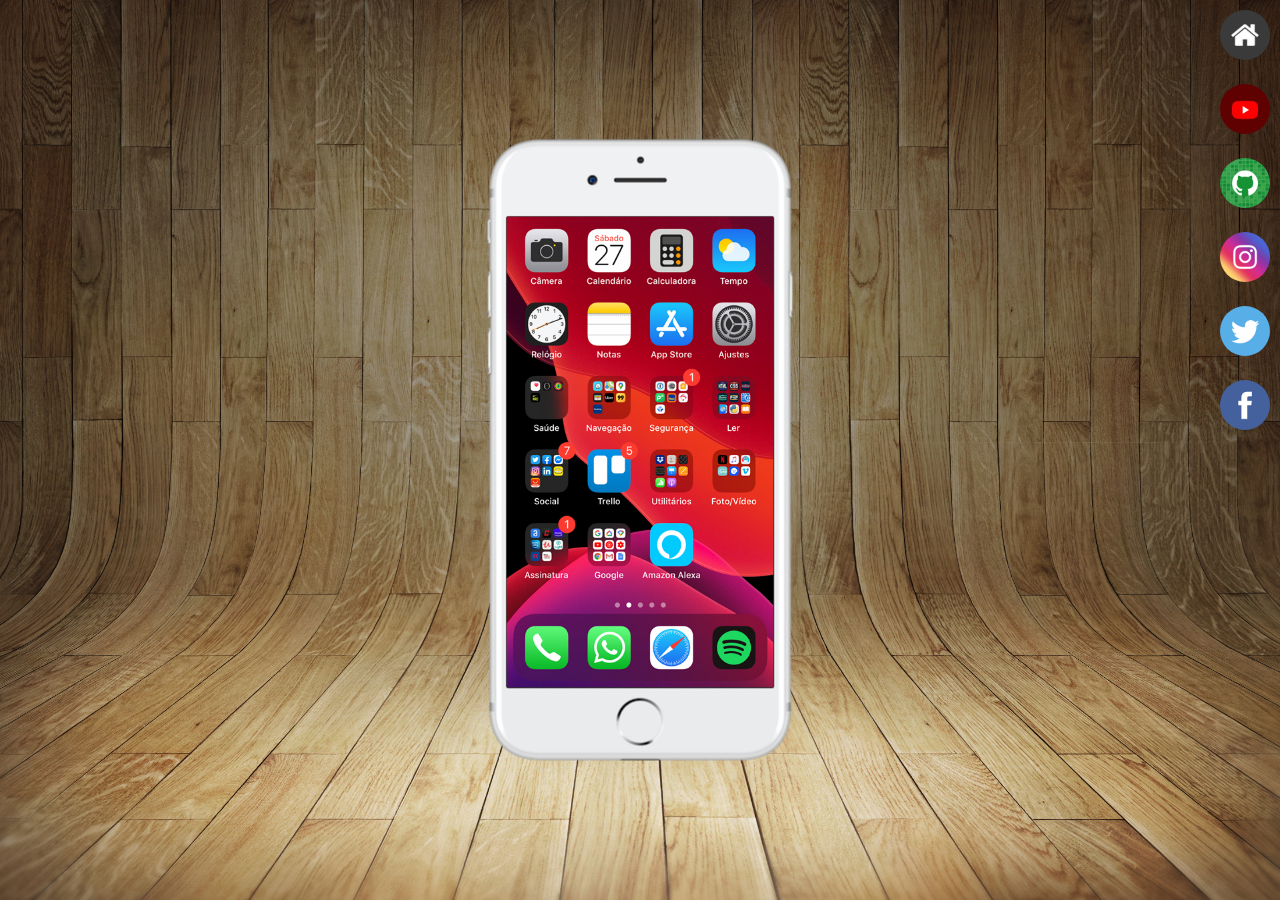
<file: index.html>
<!DOCTYPE html>
<html lang="en">
<head>
    <meta charset="UTF-8">
    <meta name="viewport" content="width=device-width, initial-scale=1.0">
    <link rel="shortcut icon" href="favicon.ico" type="image/x-icon">
    <title>Projeto Redes Sociais</title>
    <link rel="stylesheet" href="estilos/style.css">
</head>
<body>
    <main>
        <section id="telefone">
            <iframe src="home.html" name="tela" id="tela" frameborder="0">
                Seu navegador não é compatível com isso.
            </iframe>
        </section>
        <section id="redes-sociais">
            <a href="home.html " target="tela"><img src="imagens/logo-home.jpg" alt="Home"></a><br>
            <a href="youtube.html" target="tela"><img src="imagens/logo-youtube.jpg" alt="Youtube"></a><br>
            <a href="github.html" target="tela"><img src="imagens/logo-github.jpg" alt="GitHub"></a><br>
            <a href="instagram.html" target="tela"><img src="imagens/logo-instagram.jpg" alt="Instagram"></a><br>
            <a href="twitter.html" target="tela"><img src="imagens/logo-twitter.jpg" alt="Twitter"></a><br>
            <a href="facebook.html" target="tela"><img src="imagens/logo-facebook.jpg" alt="Facebook"></a>
        </section>
    </main>
</body>
</html>
</file>
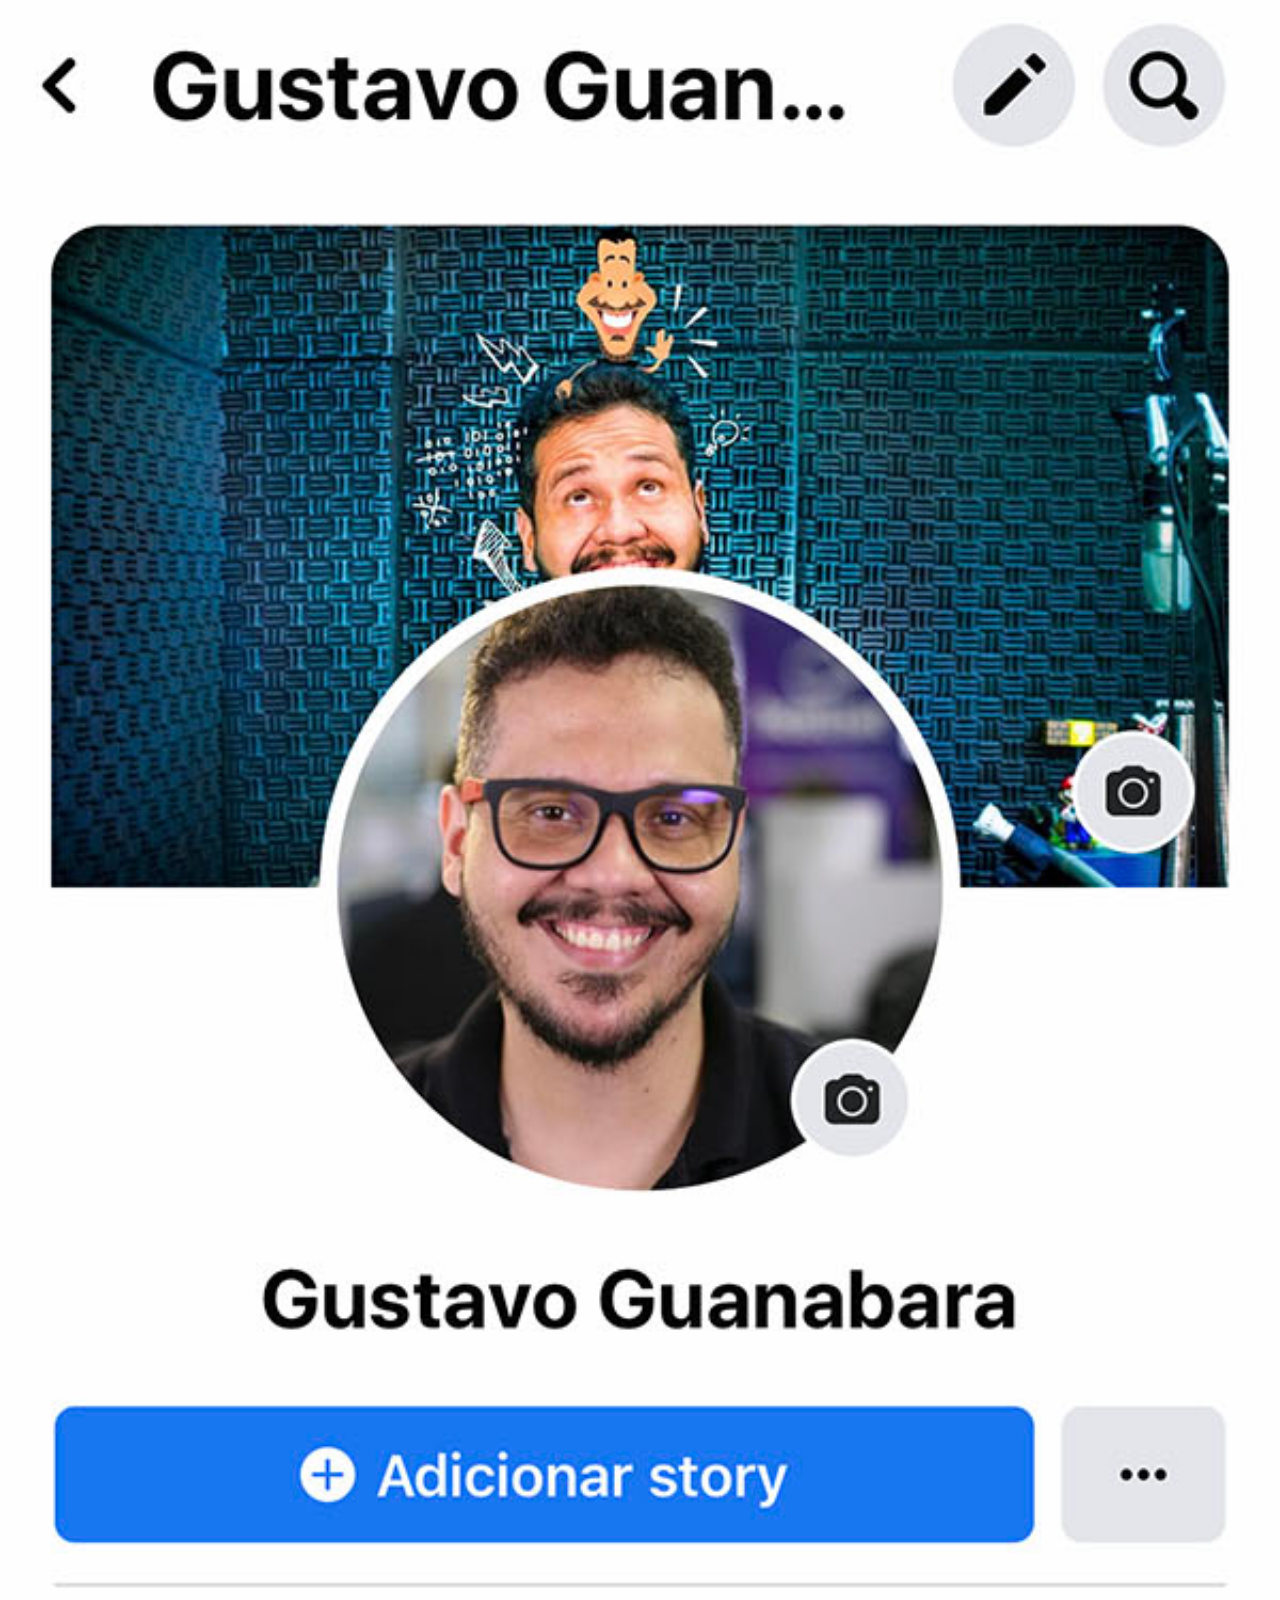
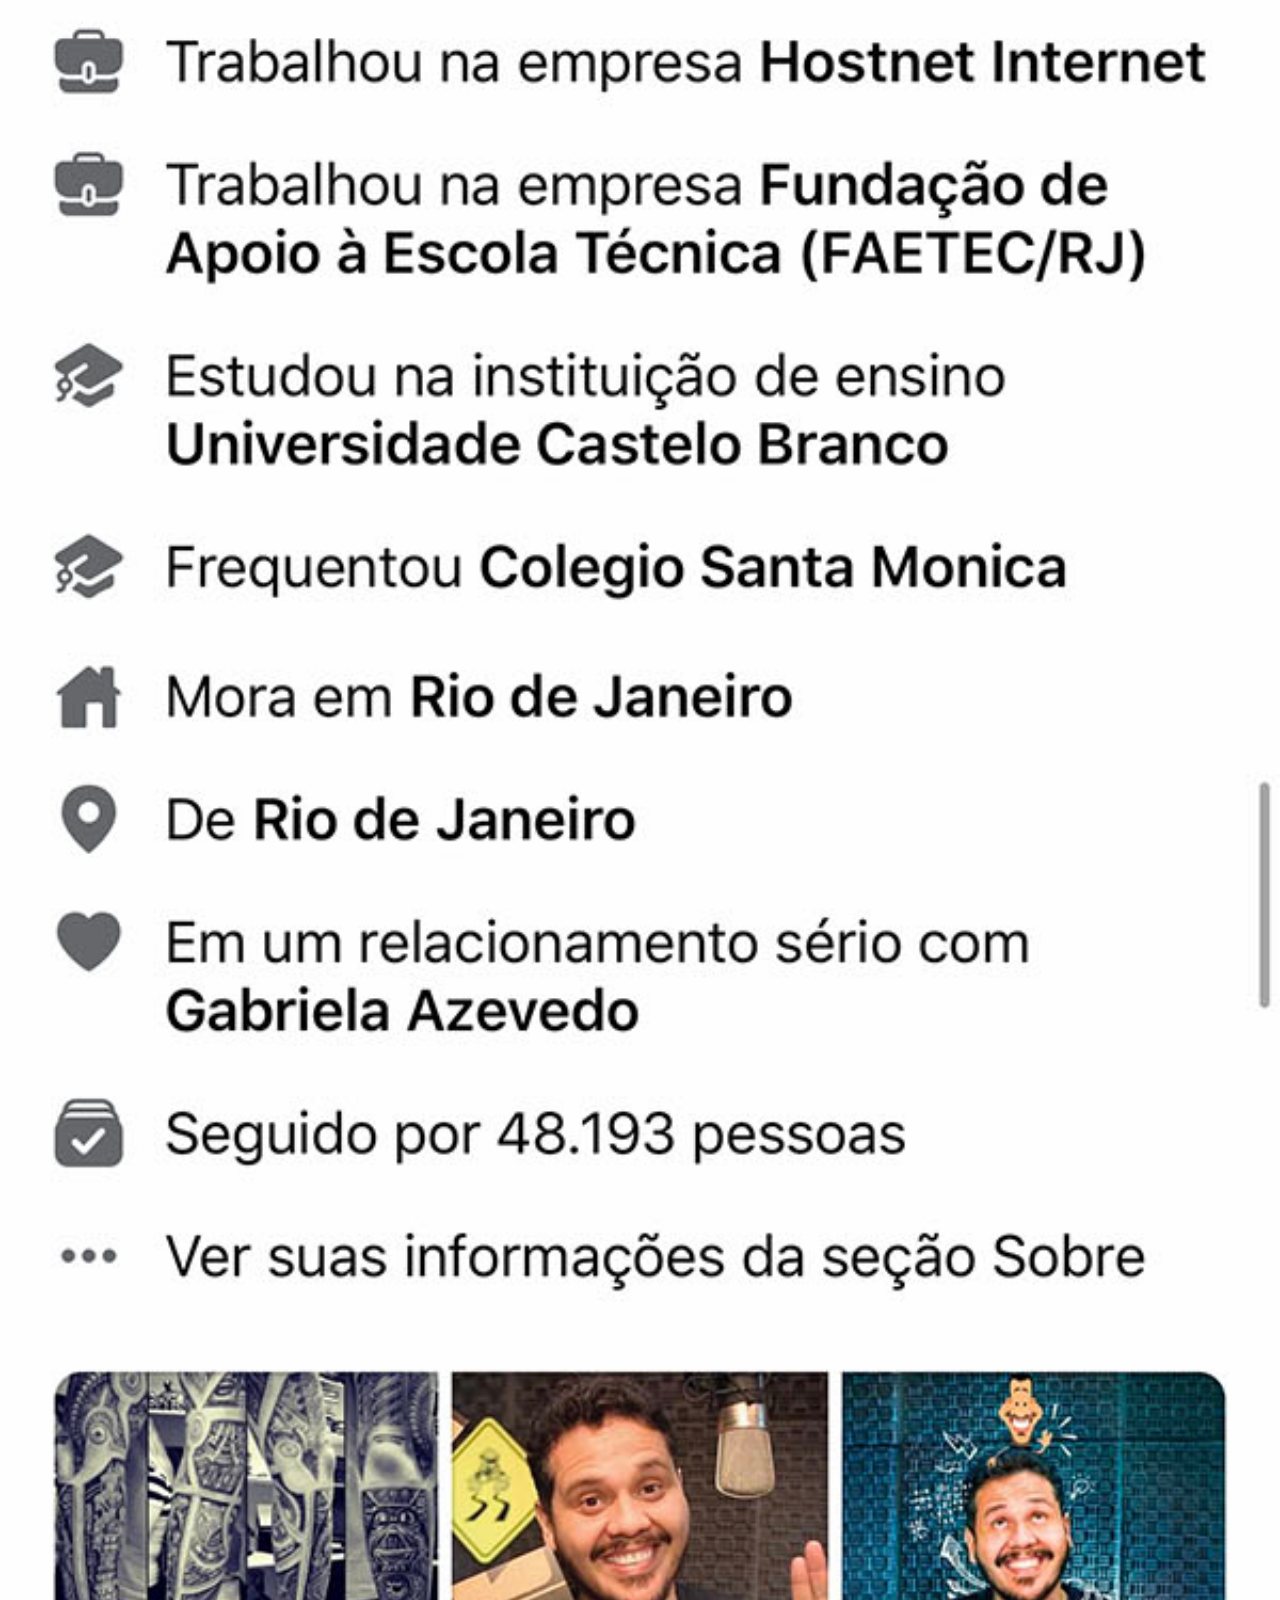
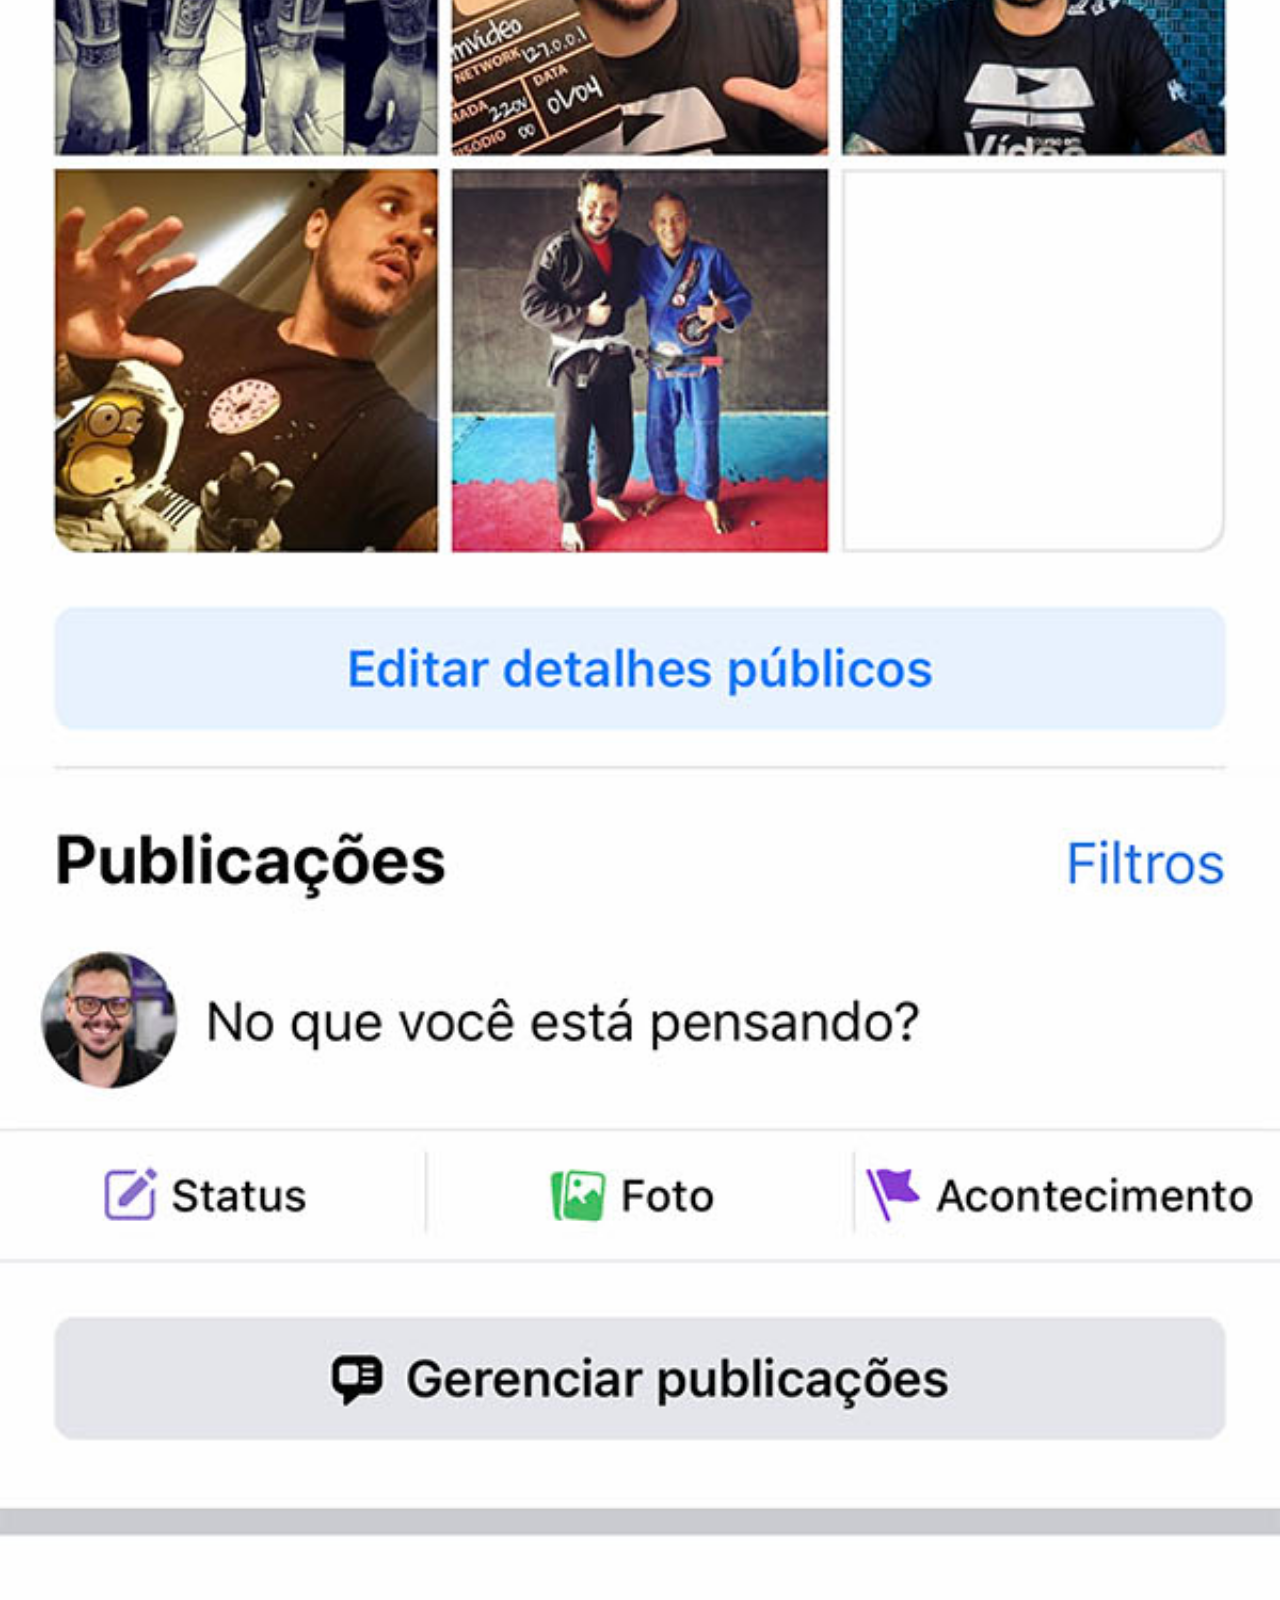
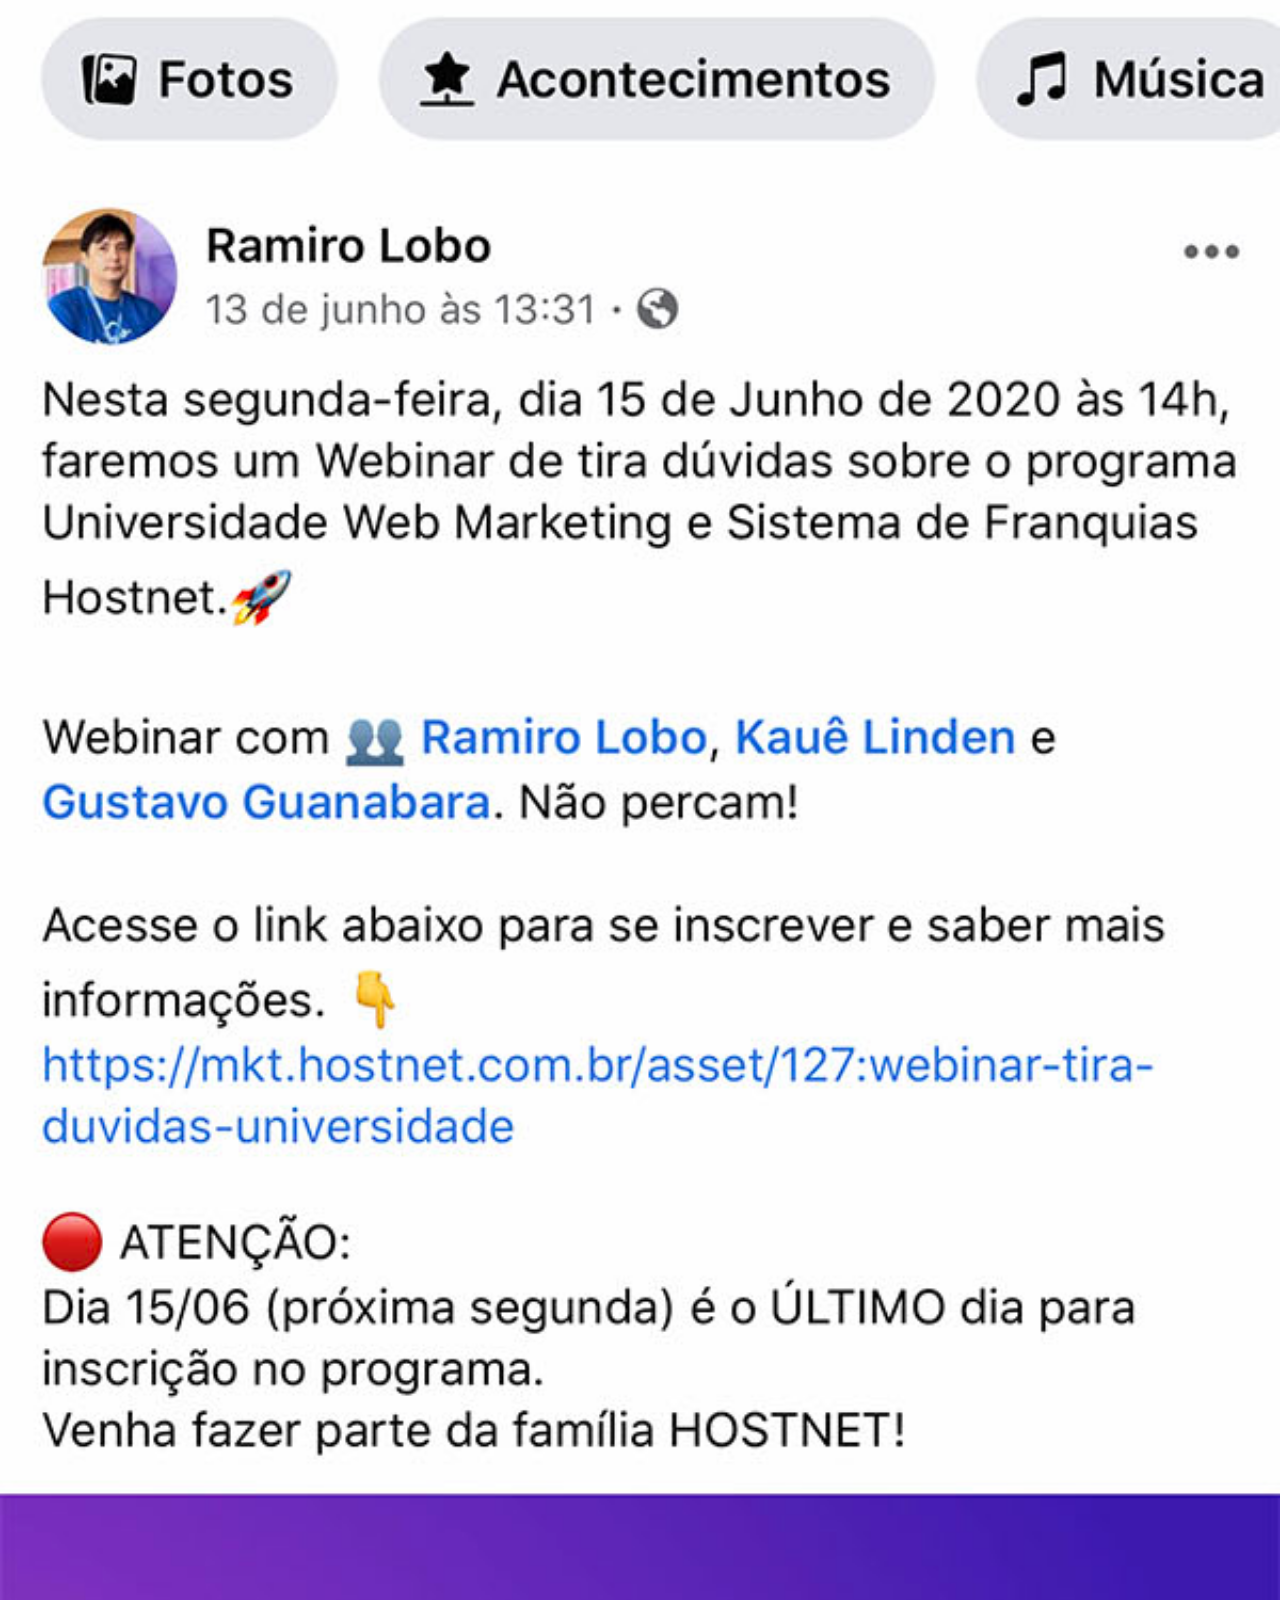
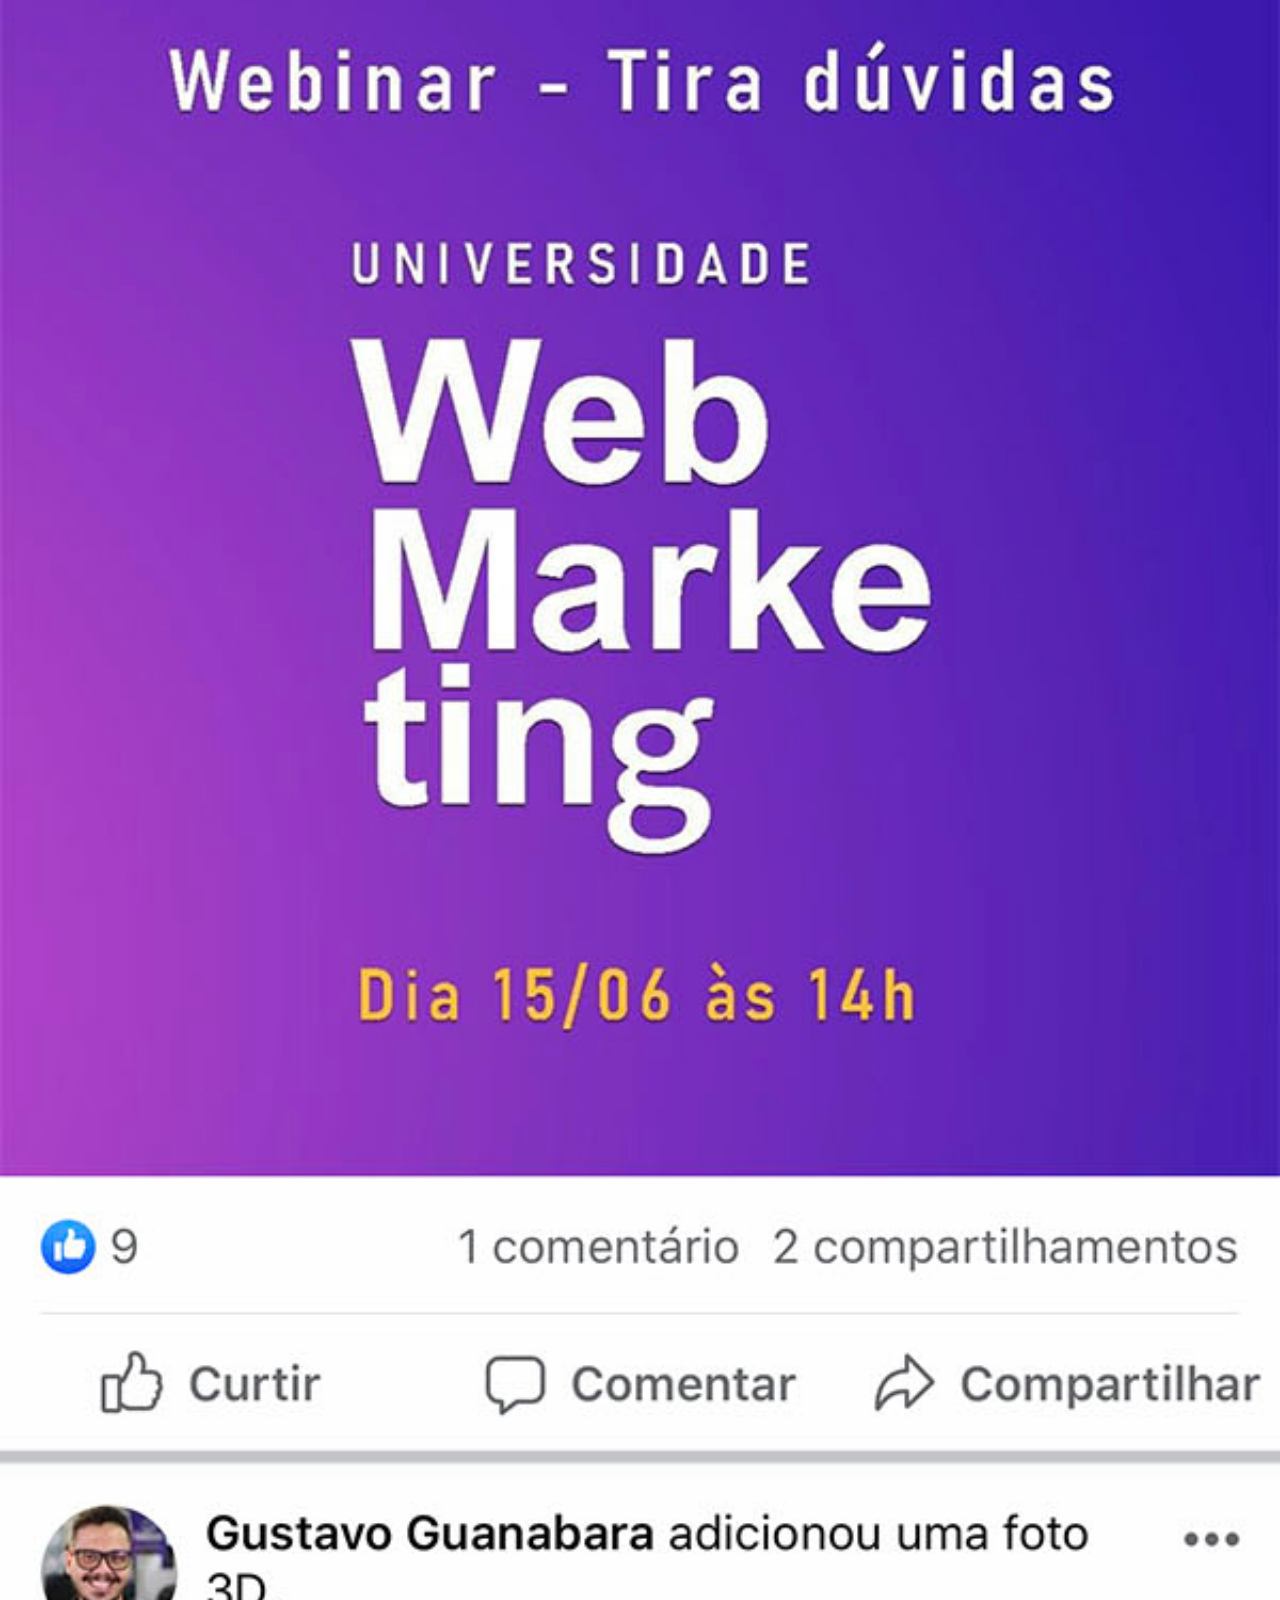
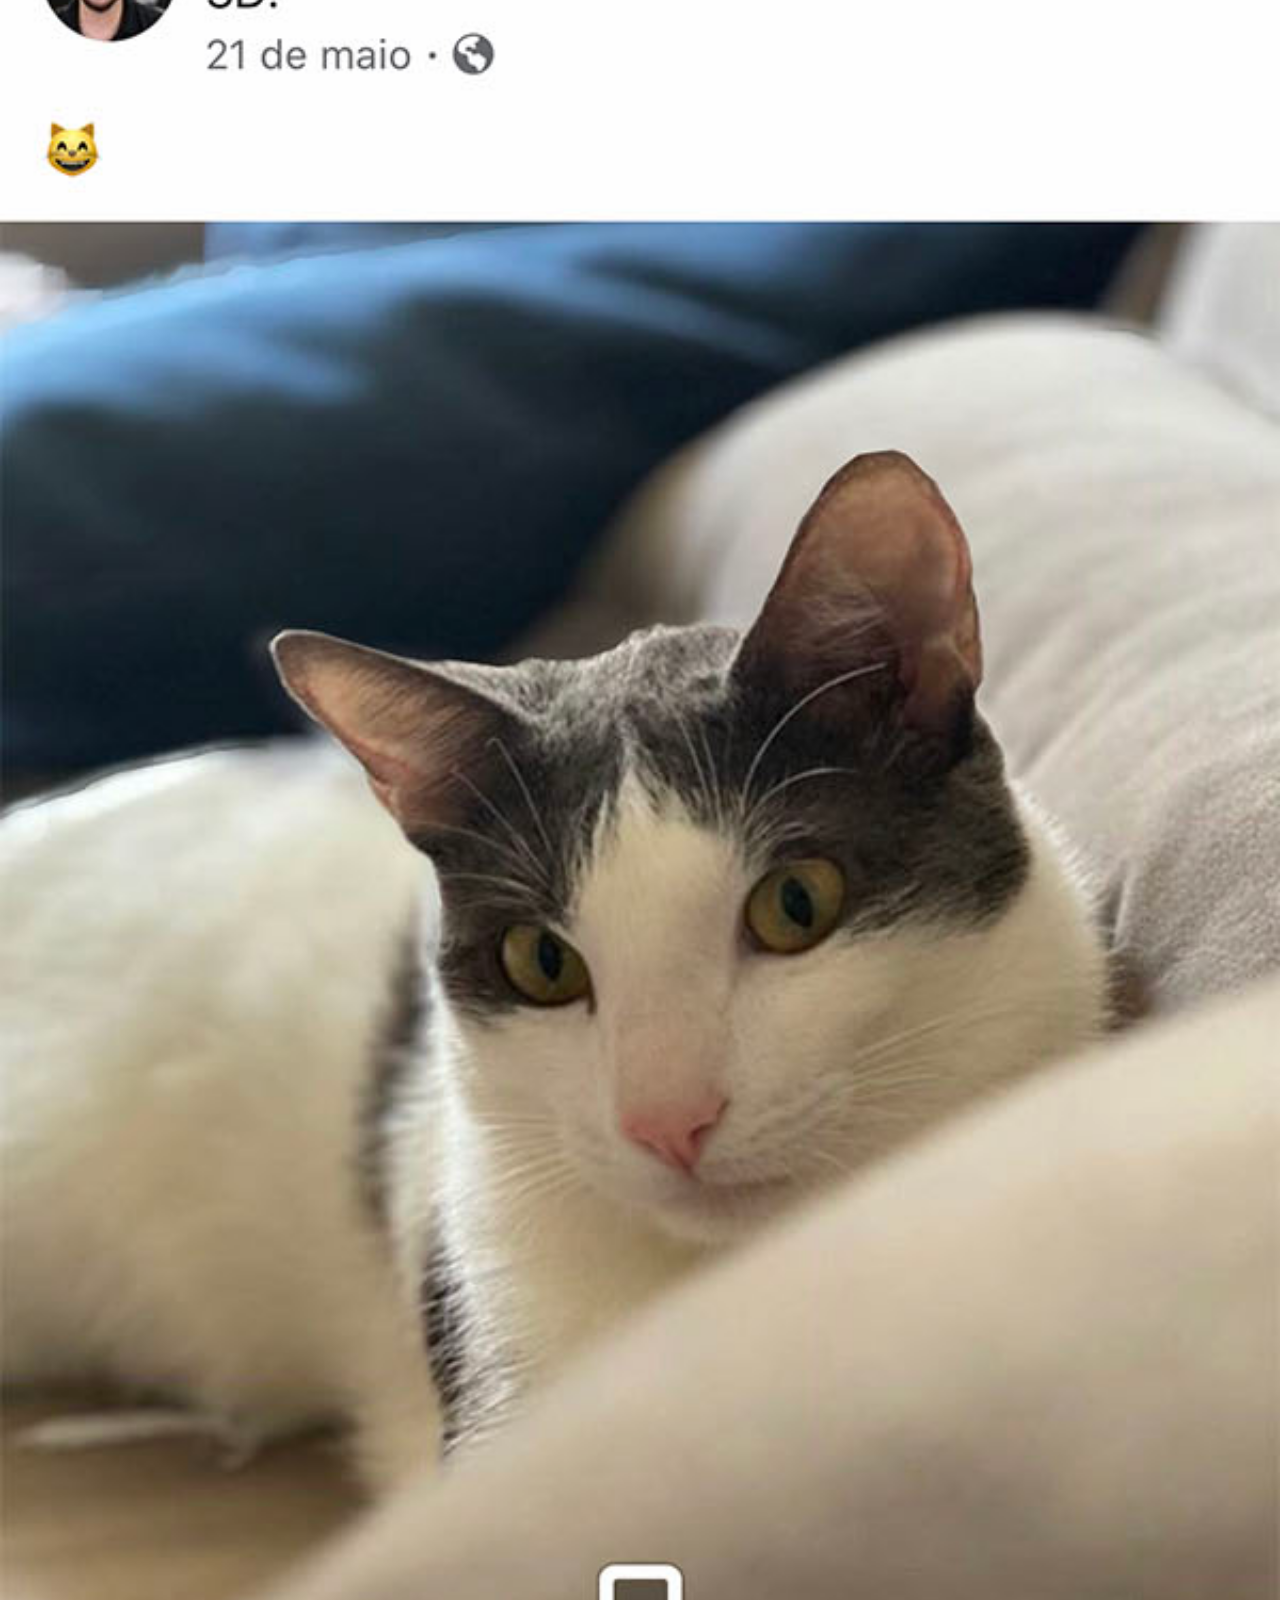
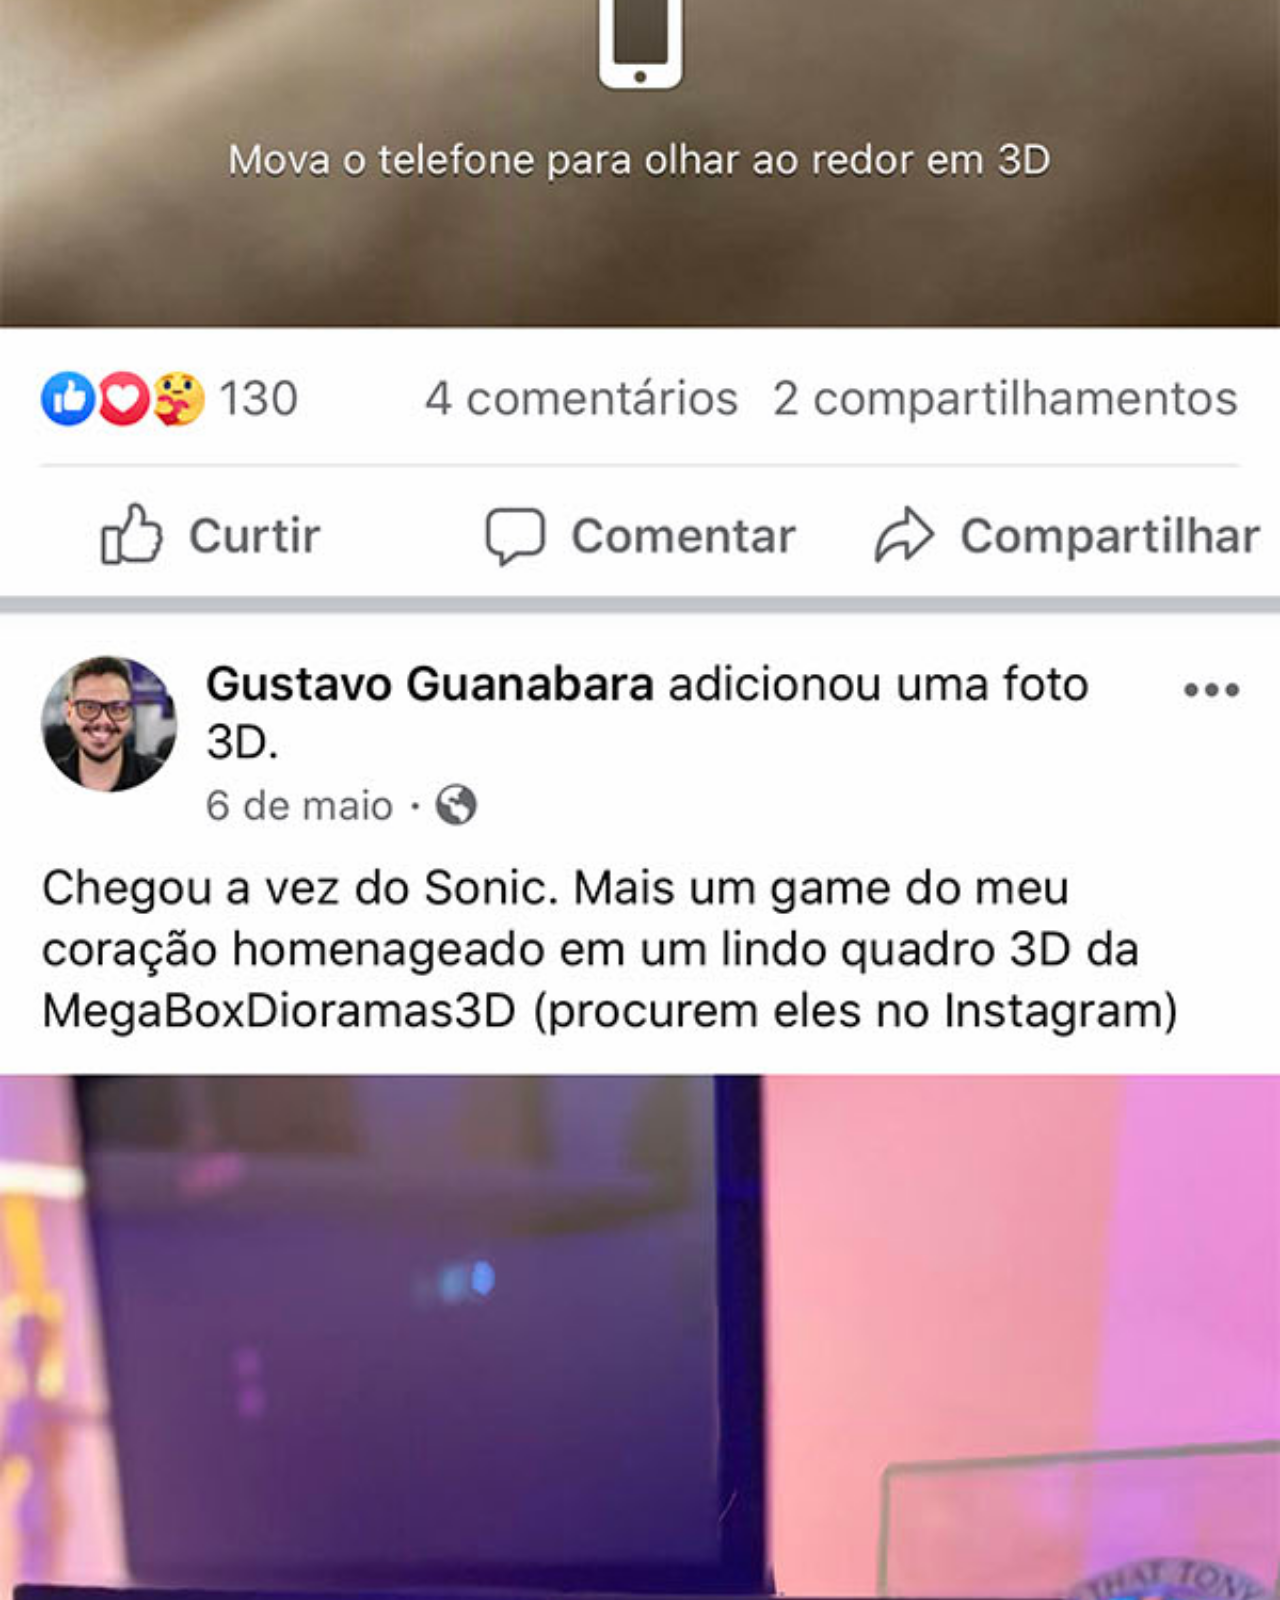
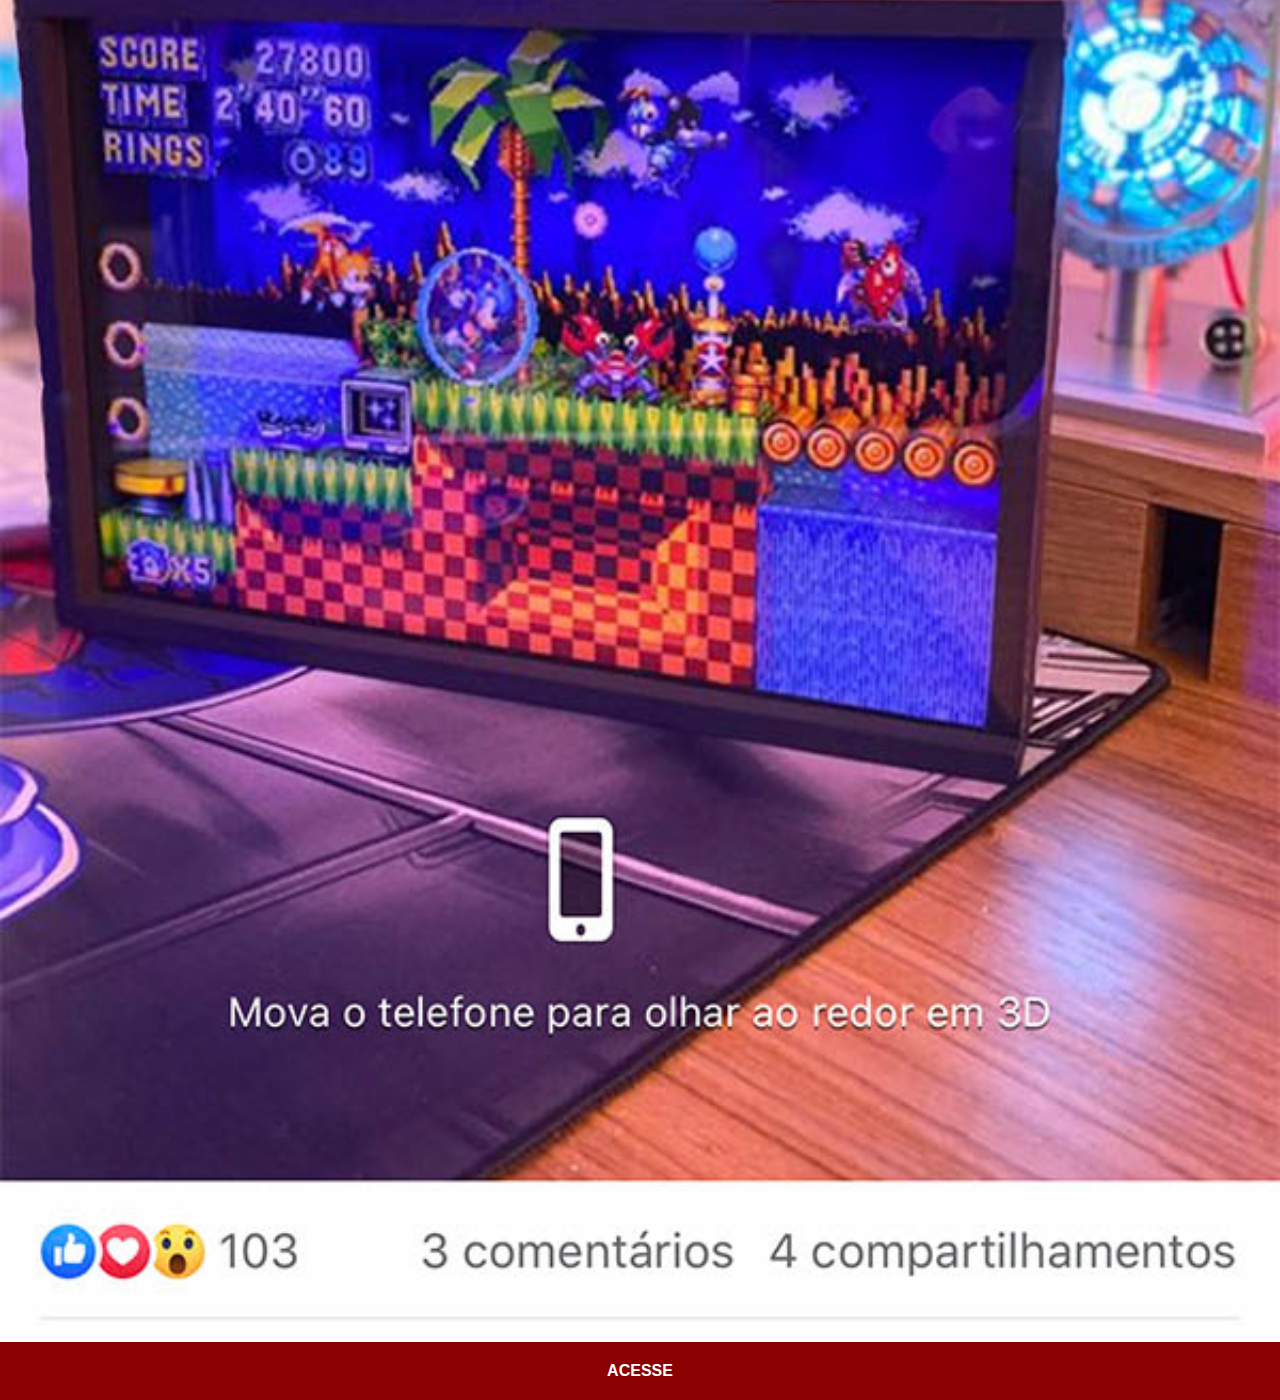
<file: facebook.html>
<!DOCTYPE html>
<html lang="pt-br">
<head>
    <meta charset="UTF-8">
    <meta name="viewport" content="width=device-width, initial-scale=1.0">
    <title>Facebook</title>
    <link rel="stylesheet" href="estilos/social.css">
</head>
<body>
    <img src="imagens/tela-facebook.jpg" alt="Facebook">
    <a href="#" target="_blank">ACESSE</a>
</body>
</html>
</file>
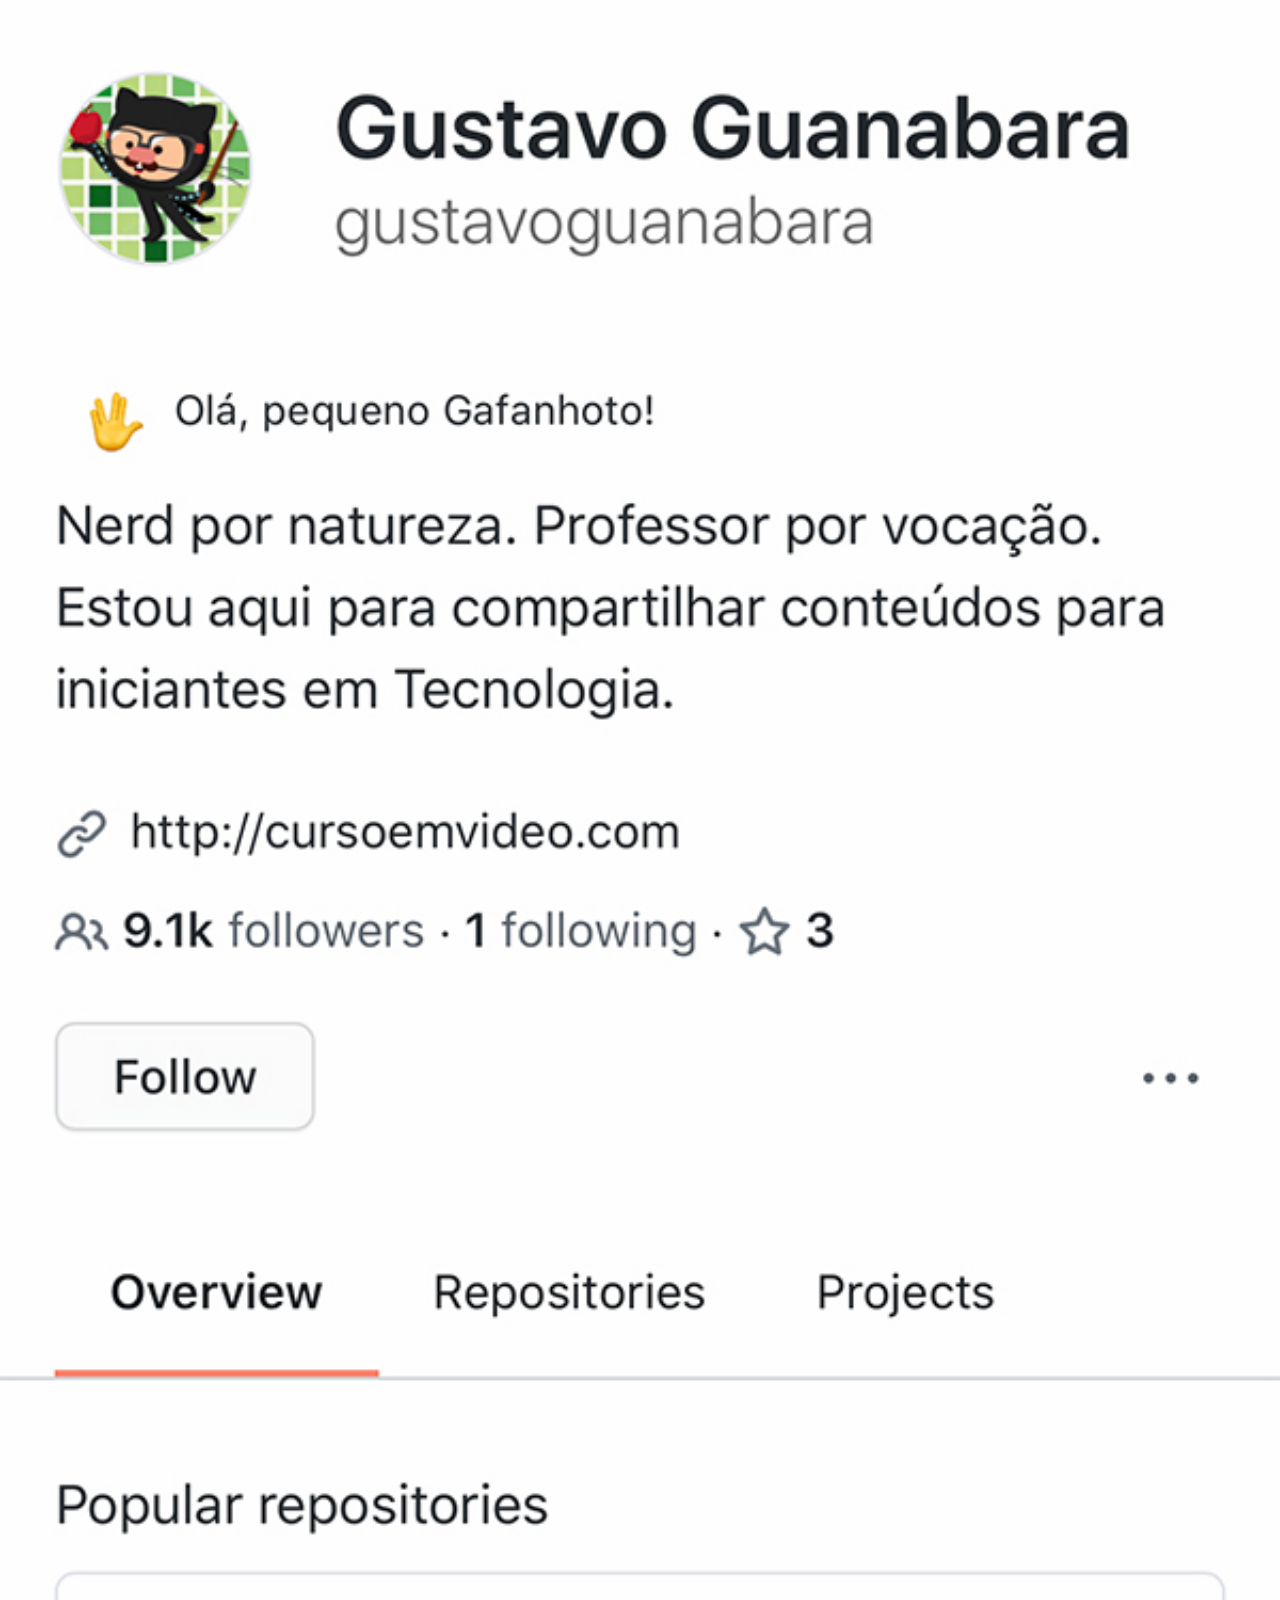
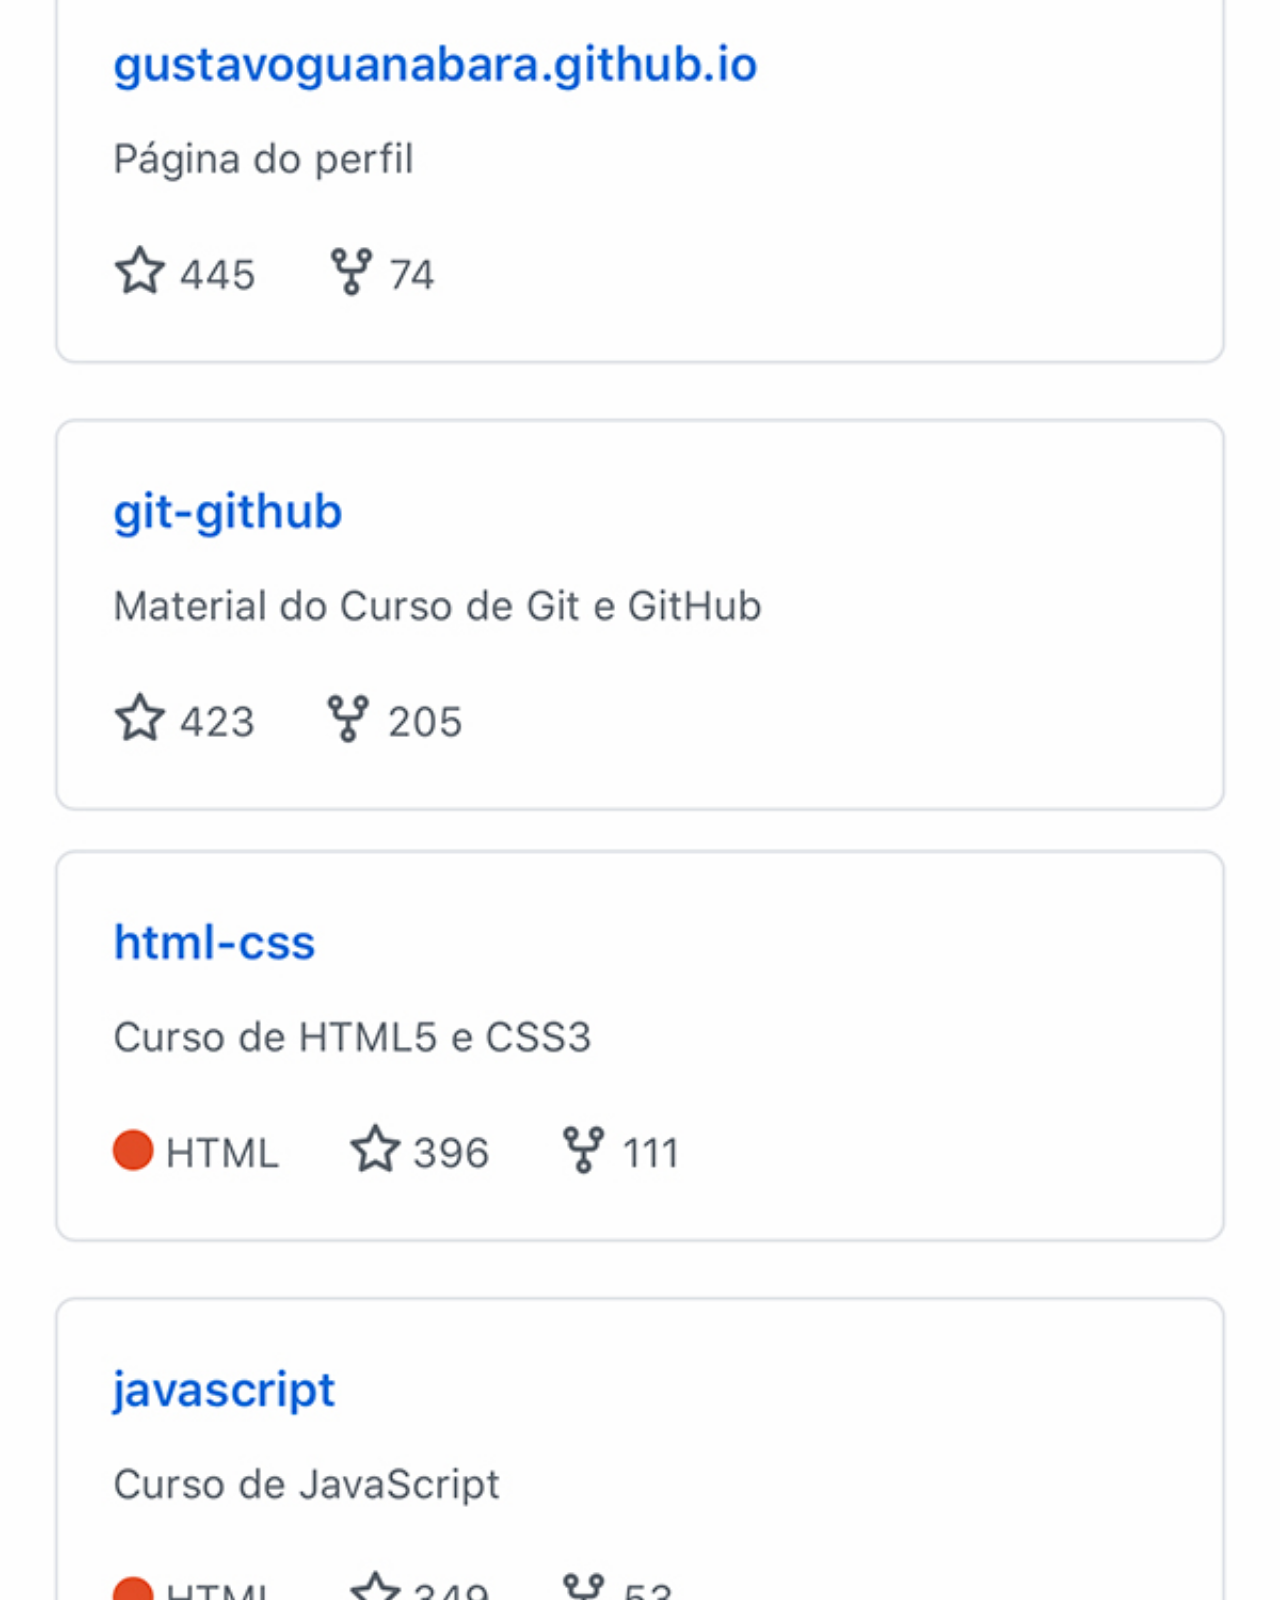
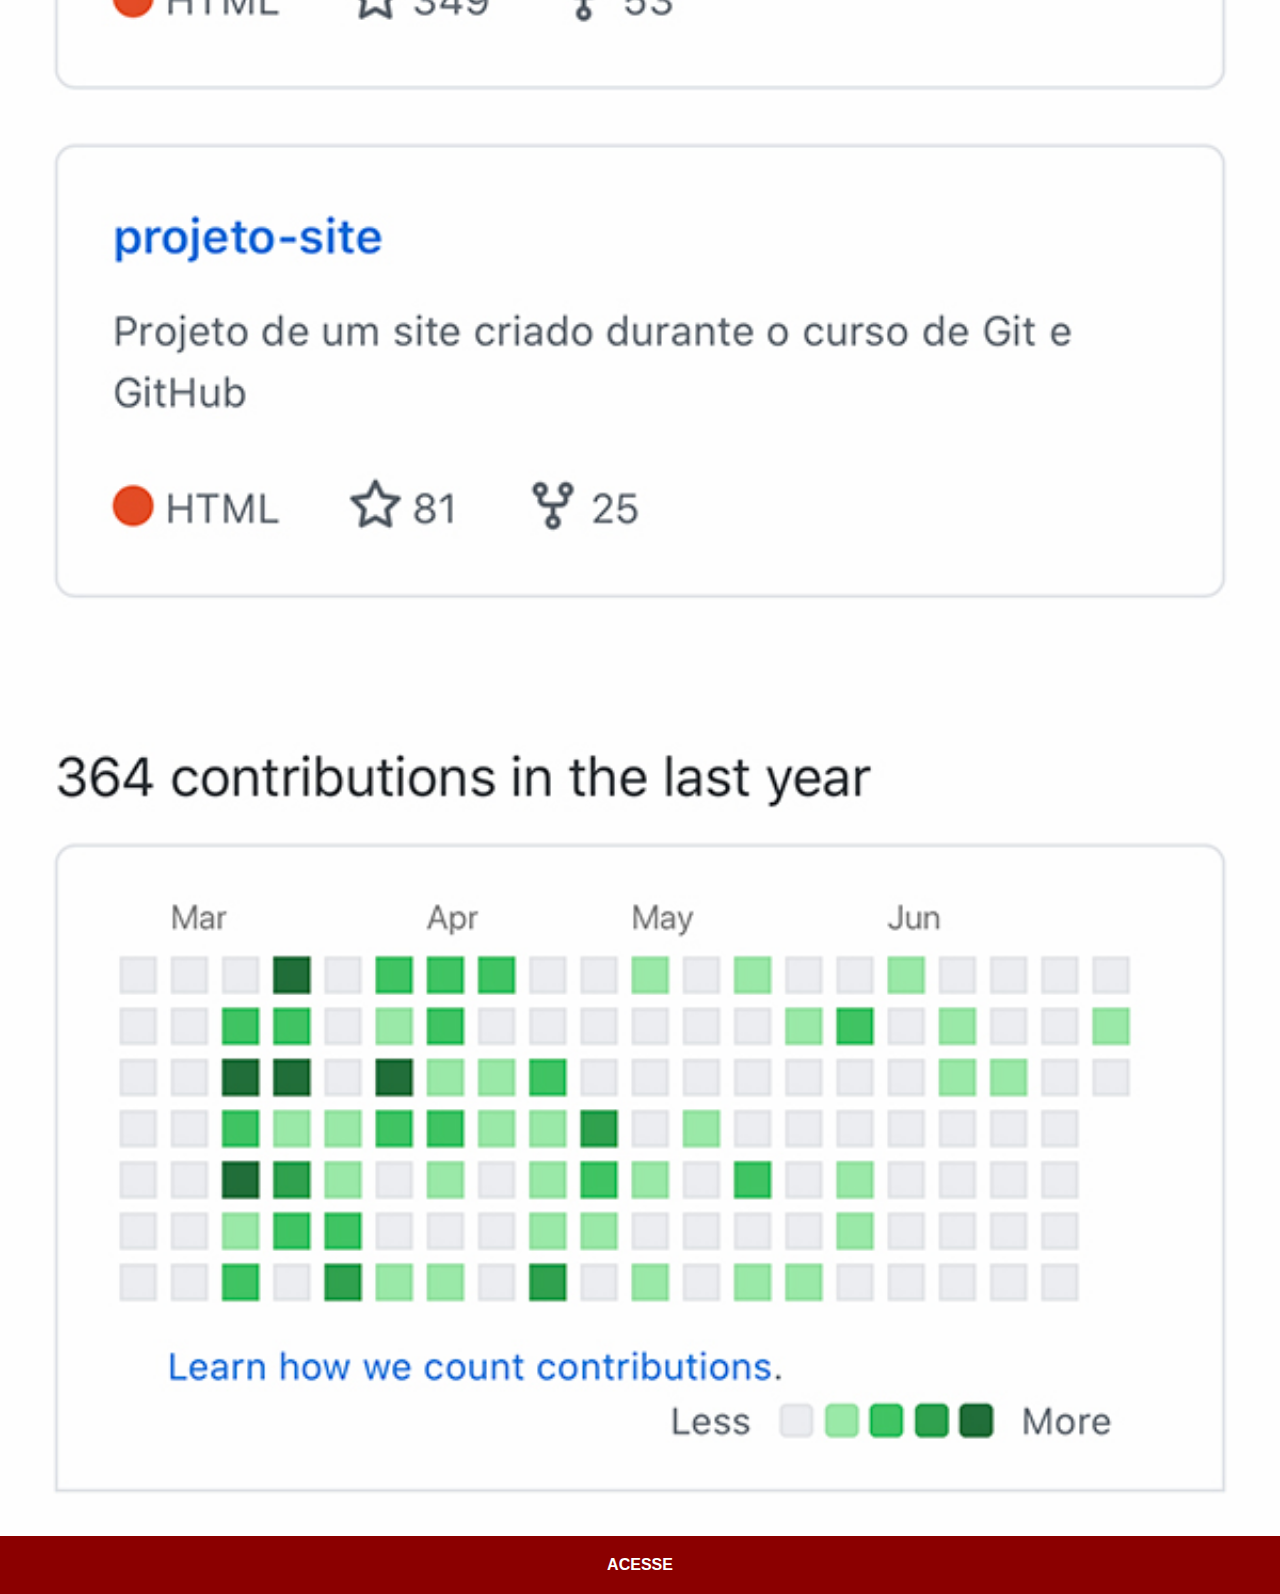
<file: github.html>
<!DOCTYPE html>
<html lang="pt-br">
<head>
    <meta charset="UTF-8">
    <meta name="viewport" content="width=device-width, initial-scale=1.0">
    <link rel="stylesheet" href='estilos/social.css'>
    <title>GitHub</title>
</head>
<body>
    <img src="imagens/tela-github.jpg" alt="GitHub">
    <a href="#" target="_blank">ACESSE</a>
    
</body>
</html>
</file>
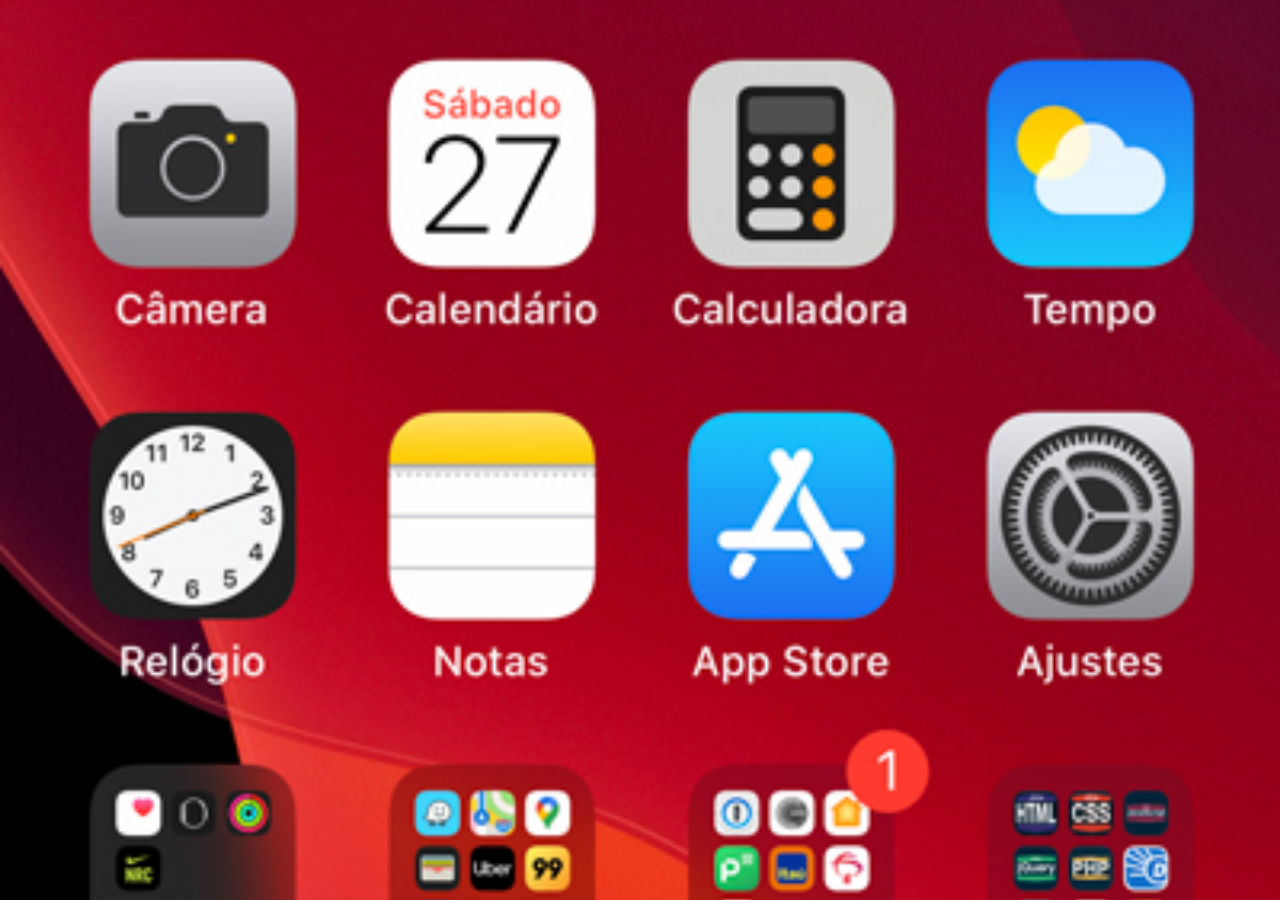
<file: home.html>
<!DOCTYPE html>
<html lang="pt-br">
<head>
    <meta charset="UTF-8">
    <meta name="viewport" content="width=device-width, initial-scale=1.0">
    <title>Home</title>
</head>
<style>
    *{
        margin:0; padding:0;
    }

    body{
        width: 100vw;
        height: 100vh;
        background: black url('imagens/tela-home.jpg') no-repeat top center;
        background-size: cover;
    }
</style>
<body>
    
</body>
</html>
</file>
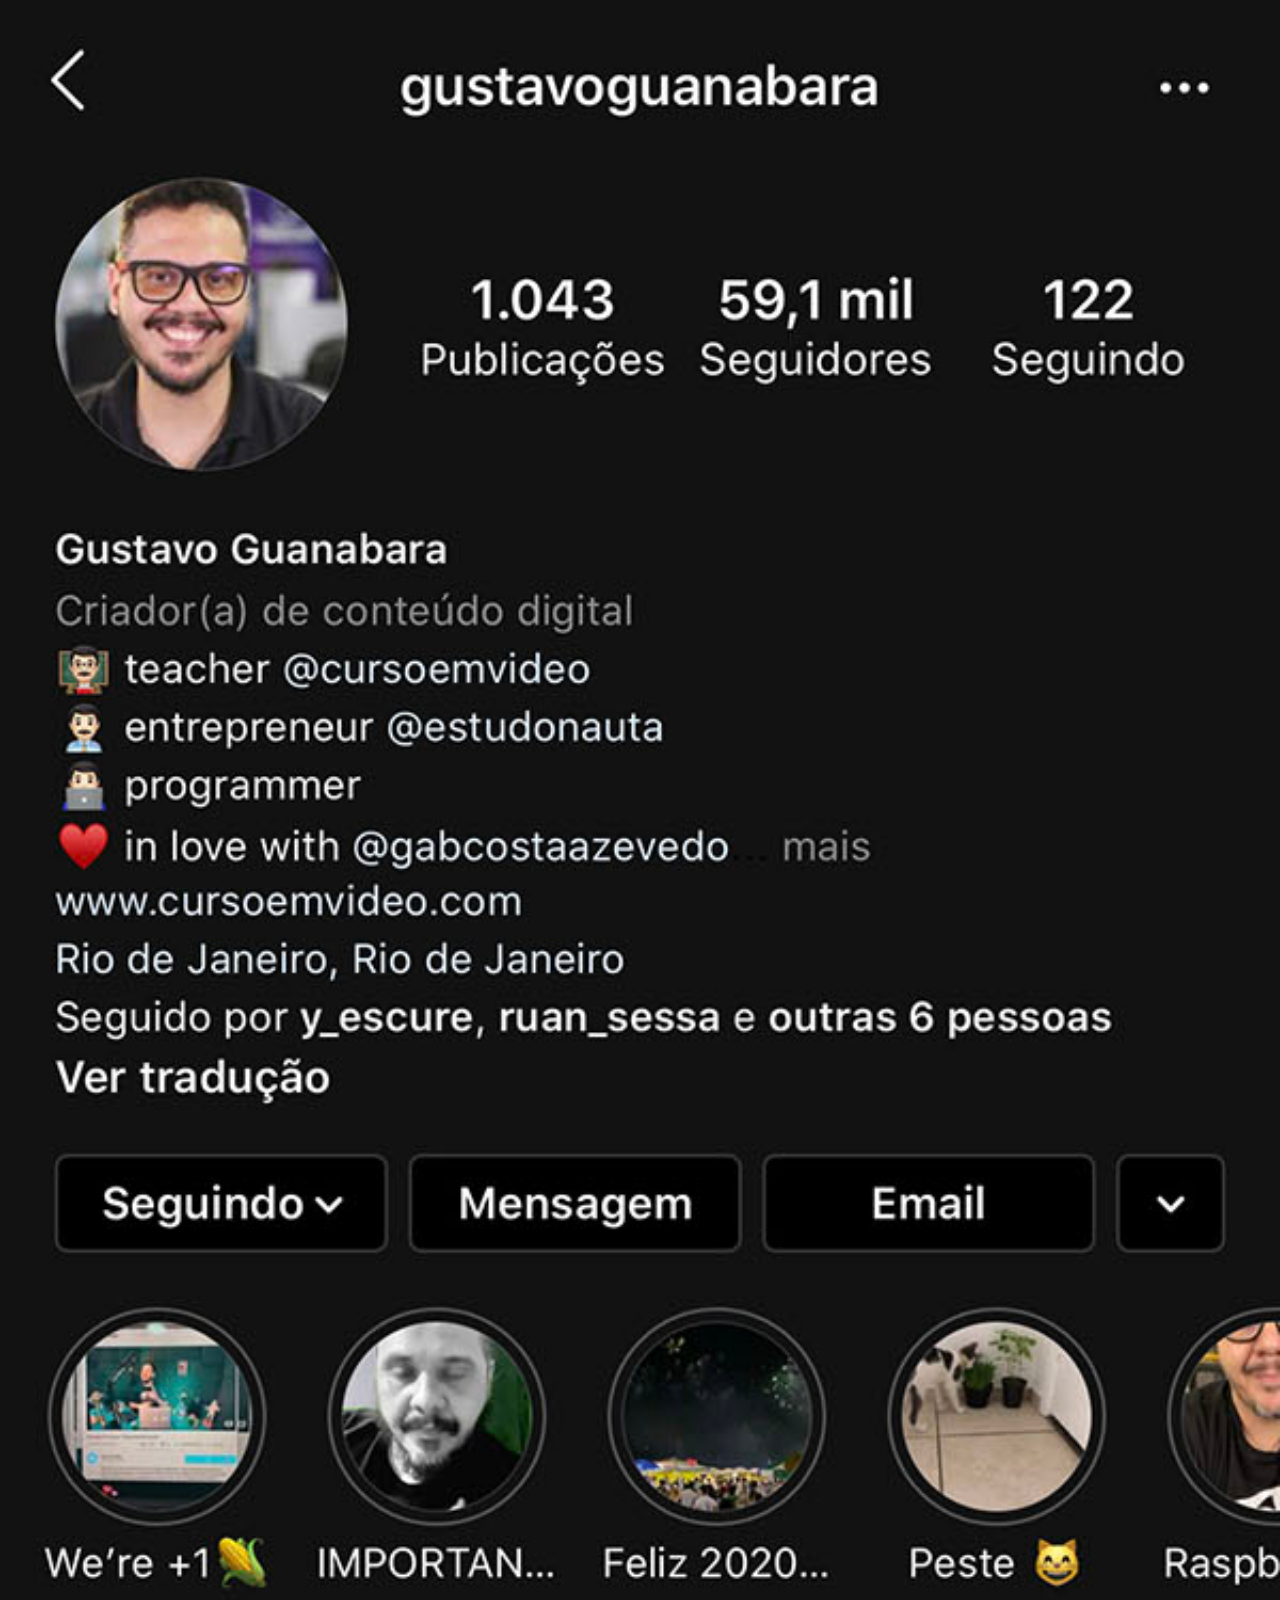
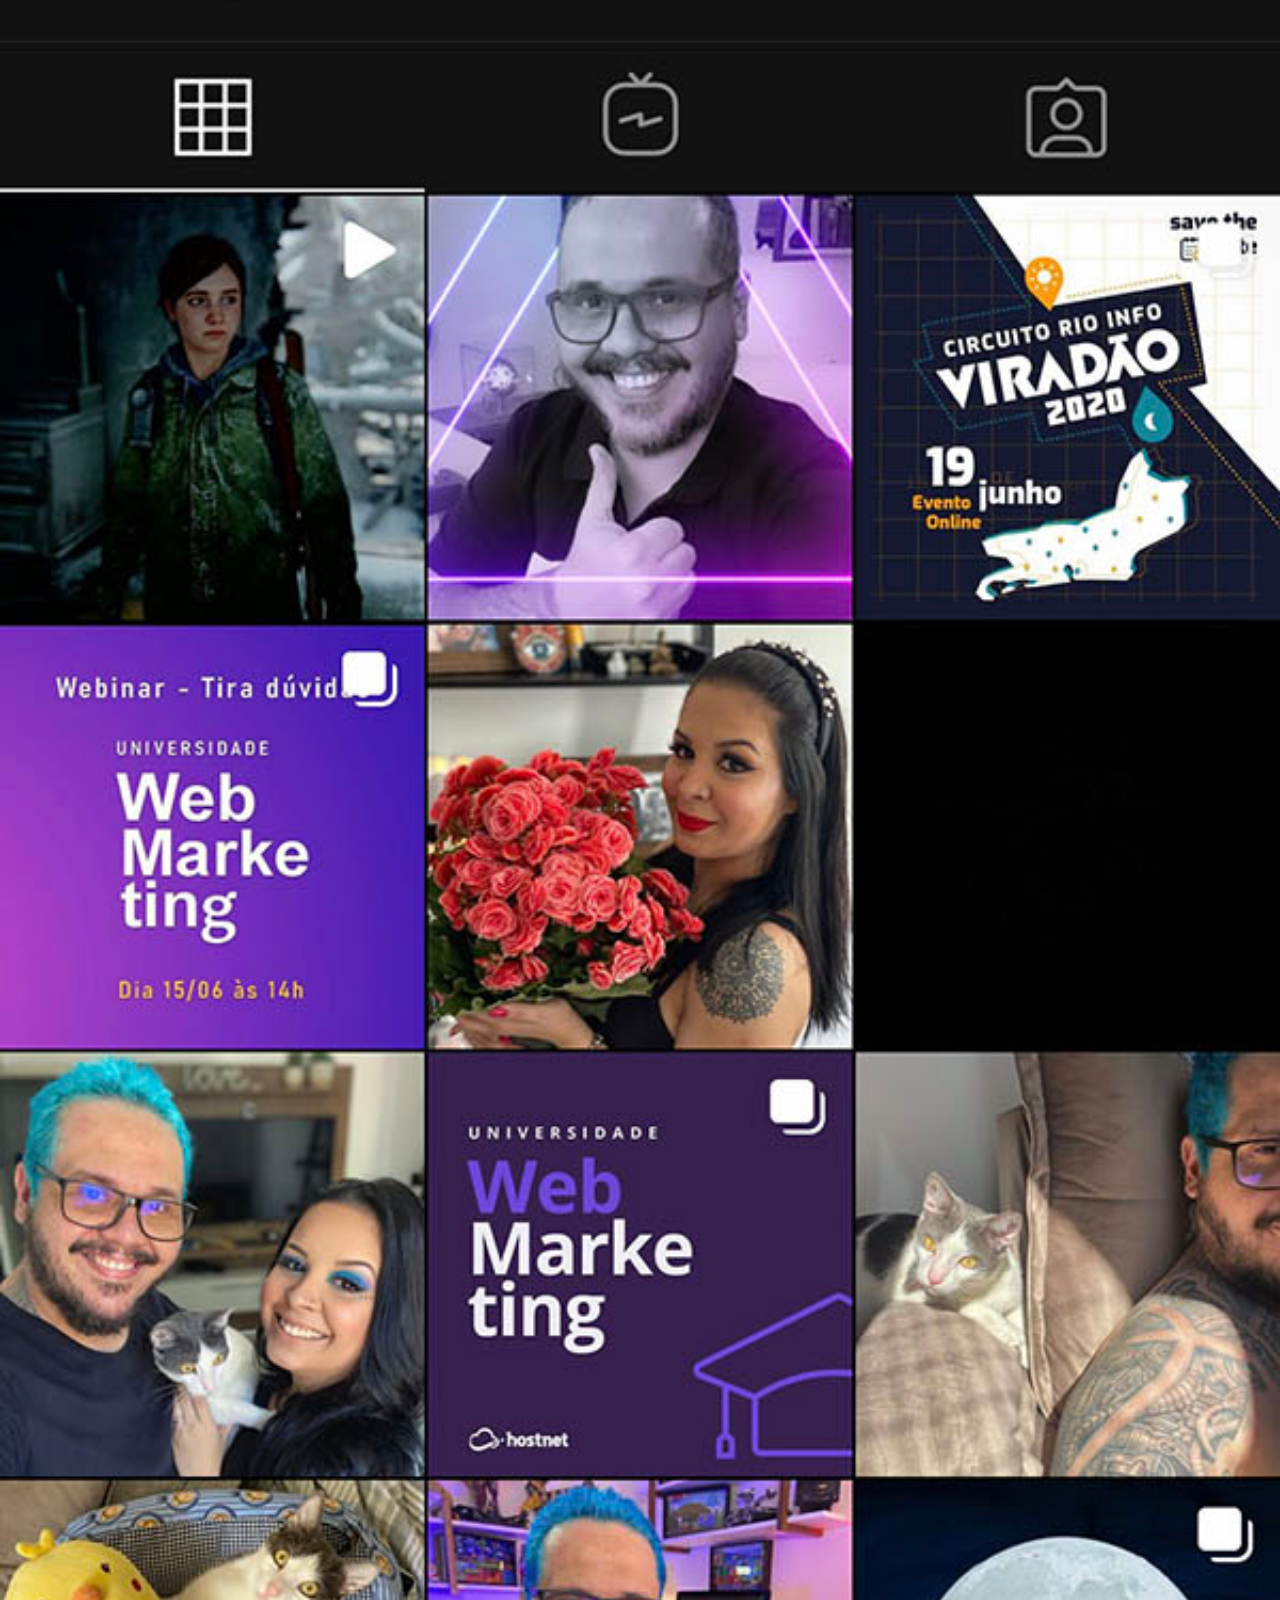
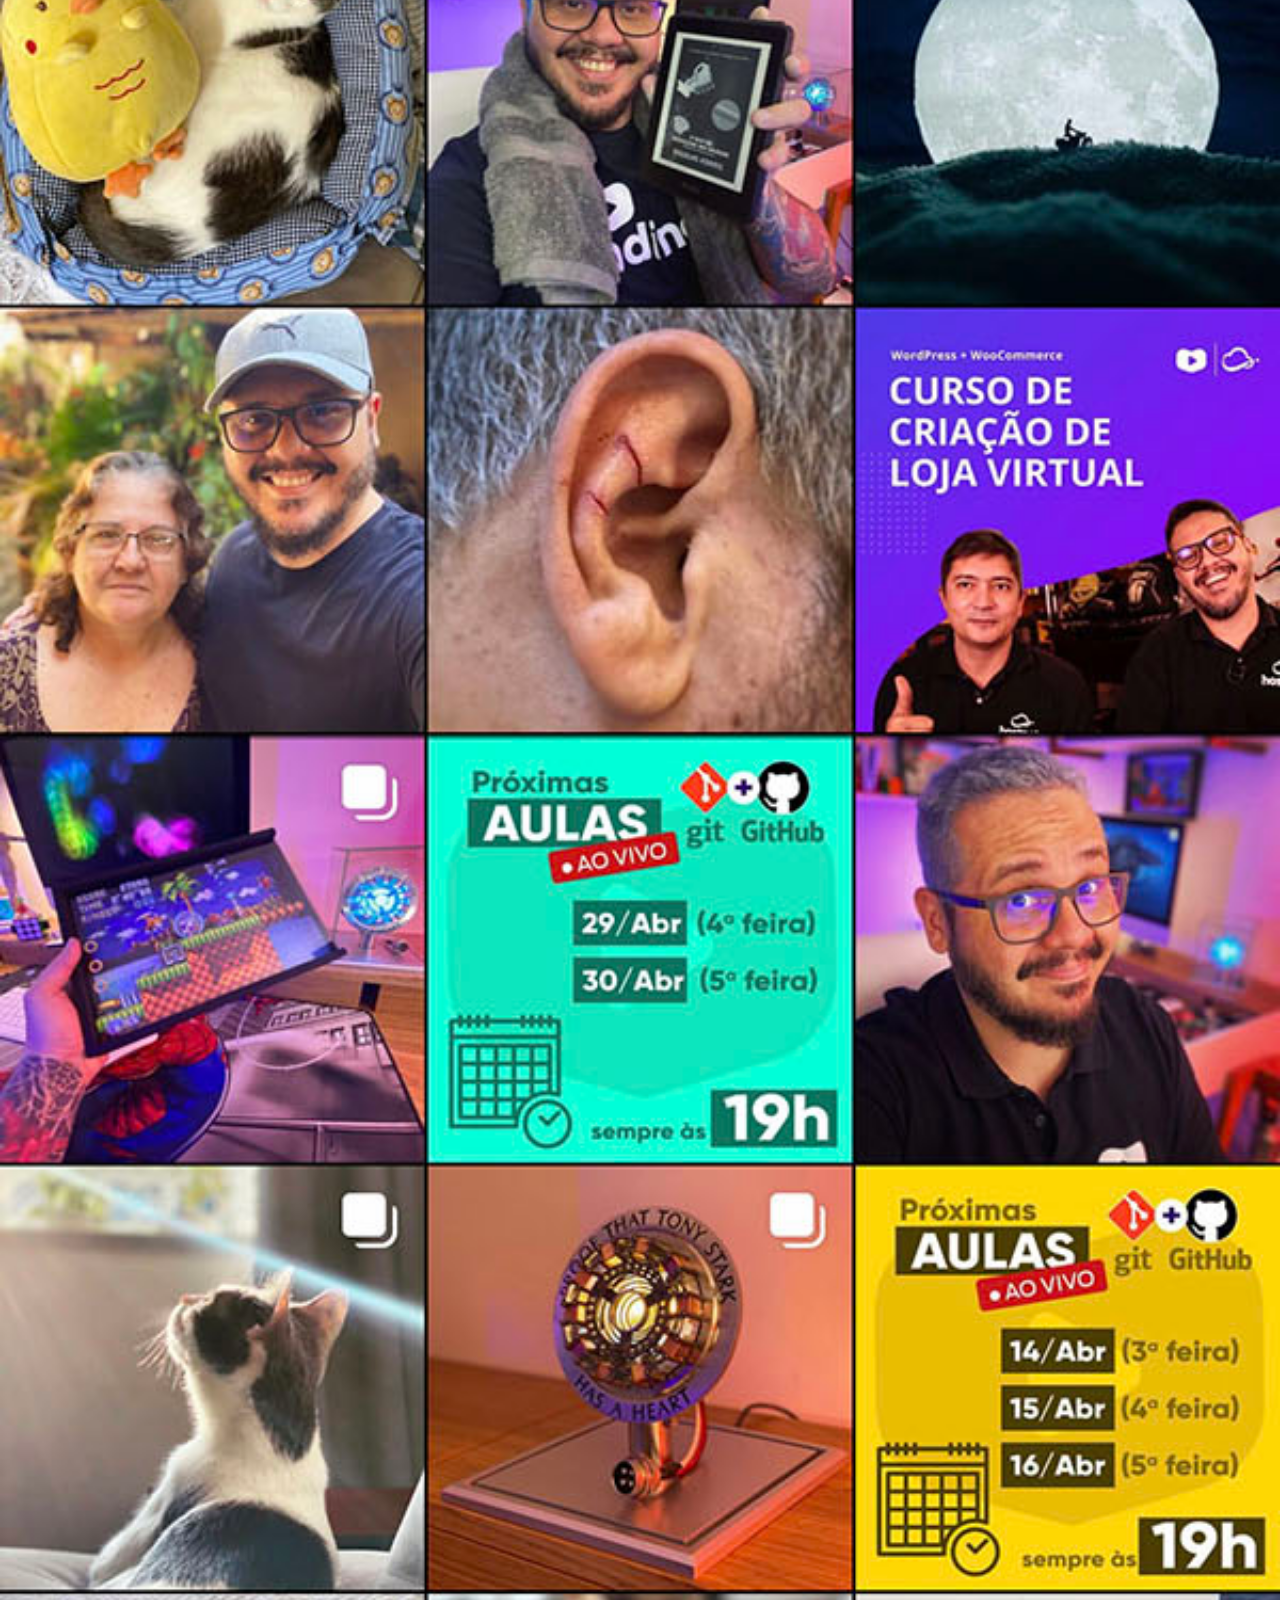
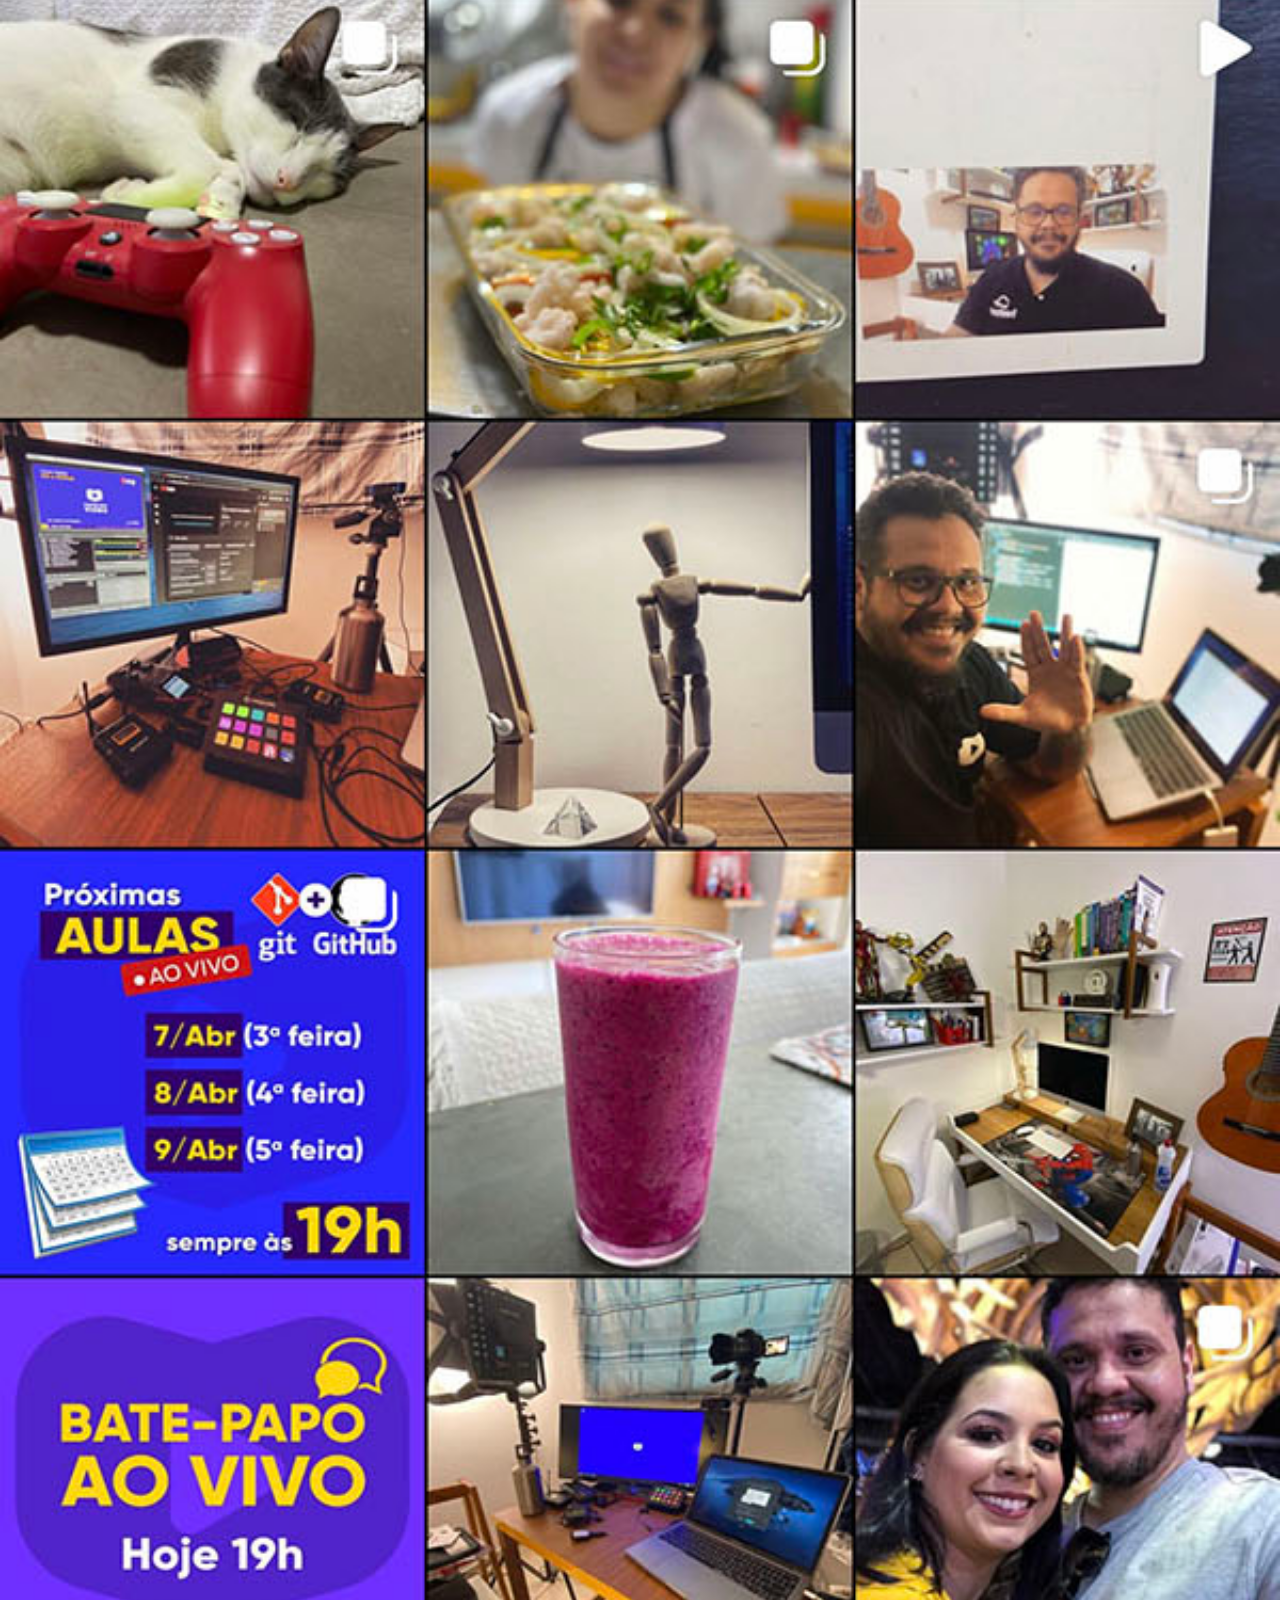
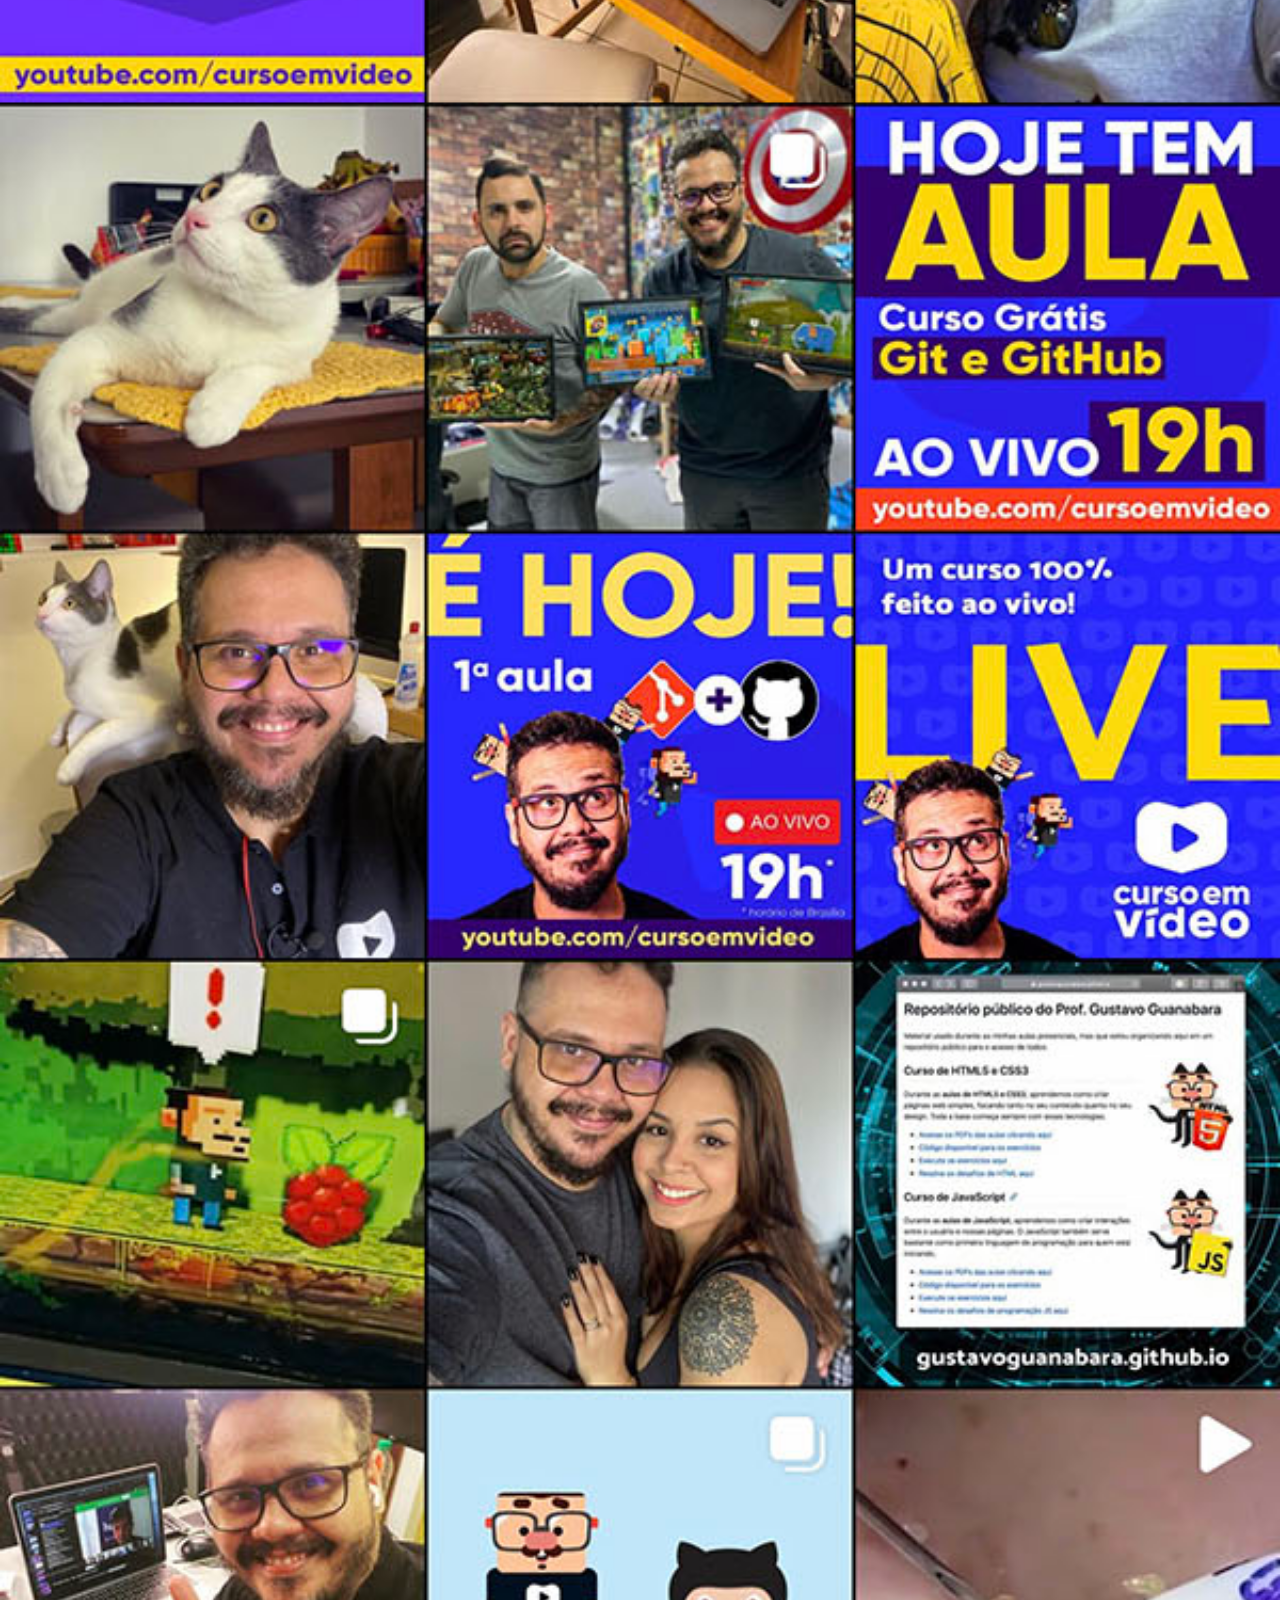
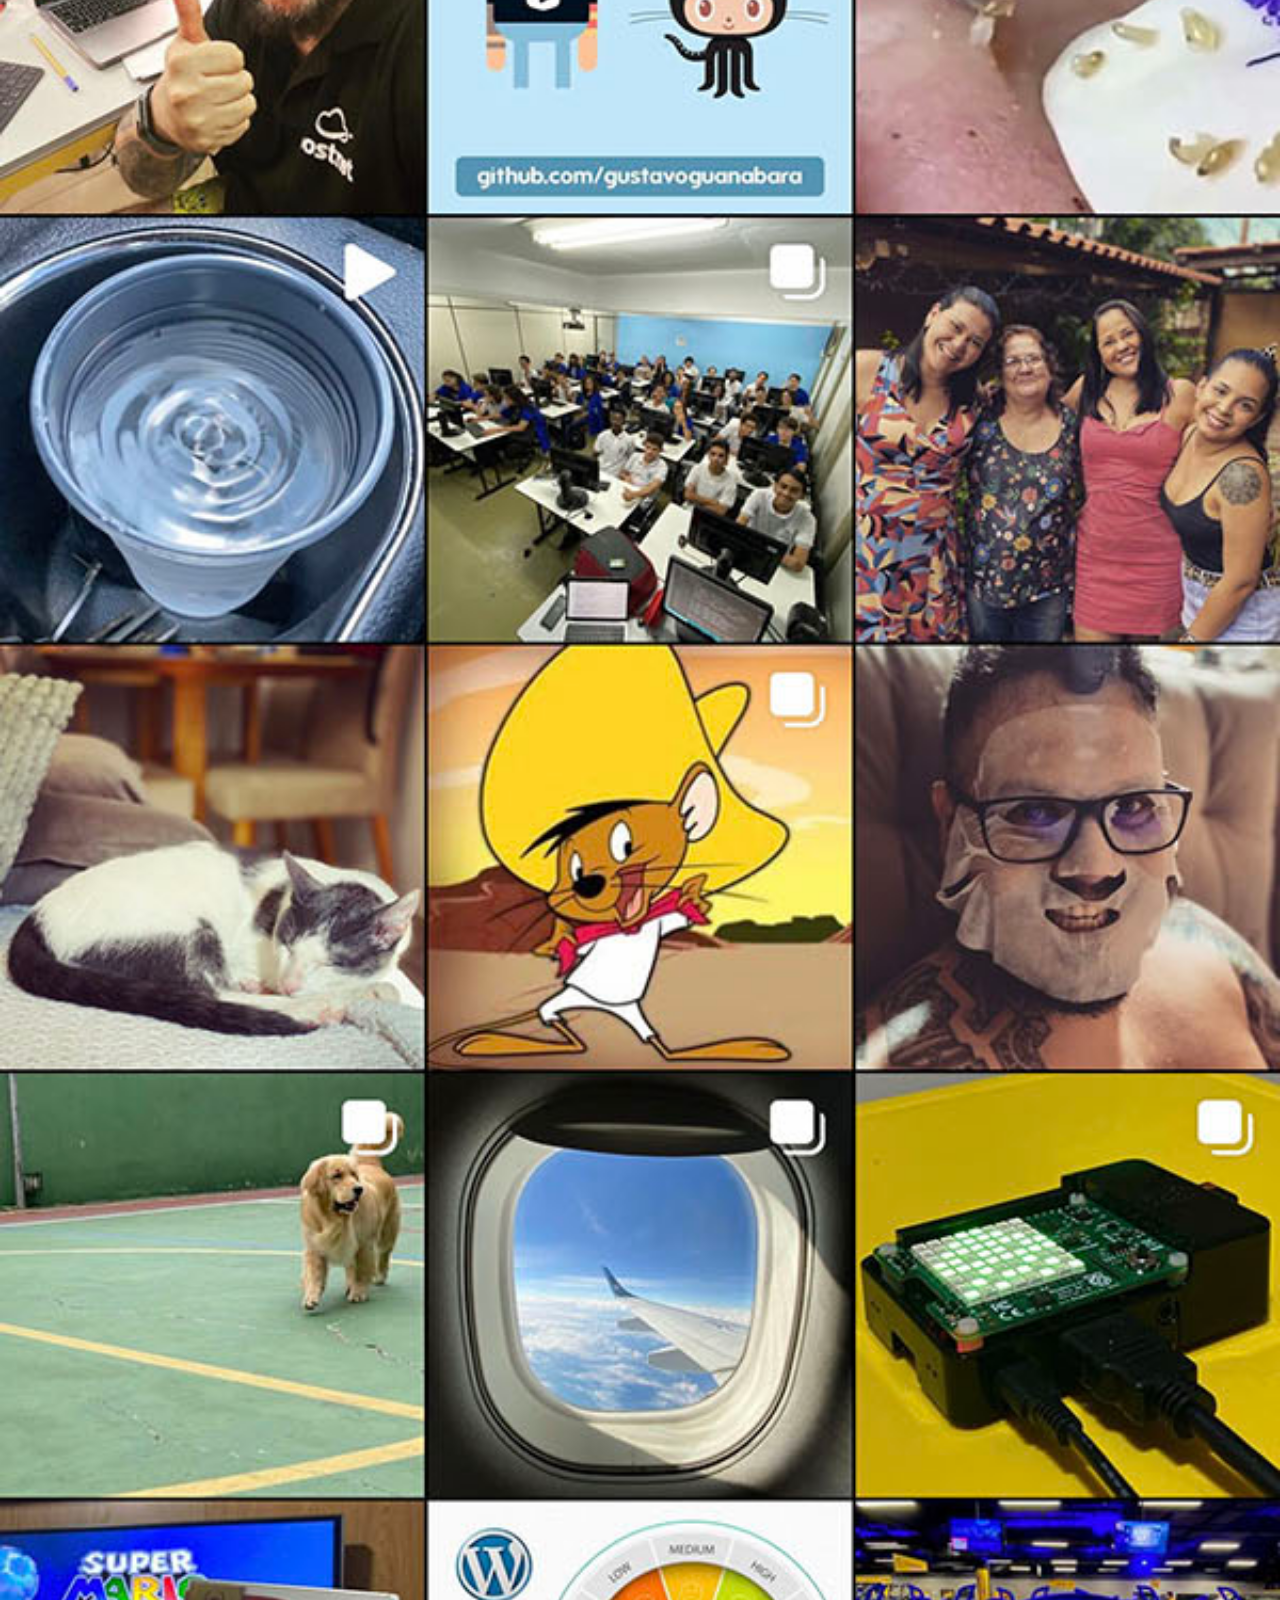
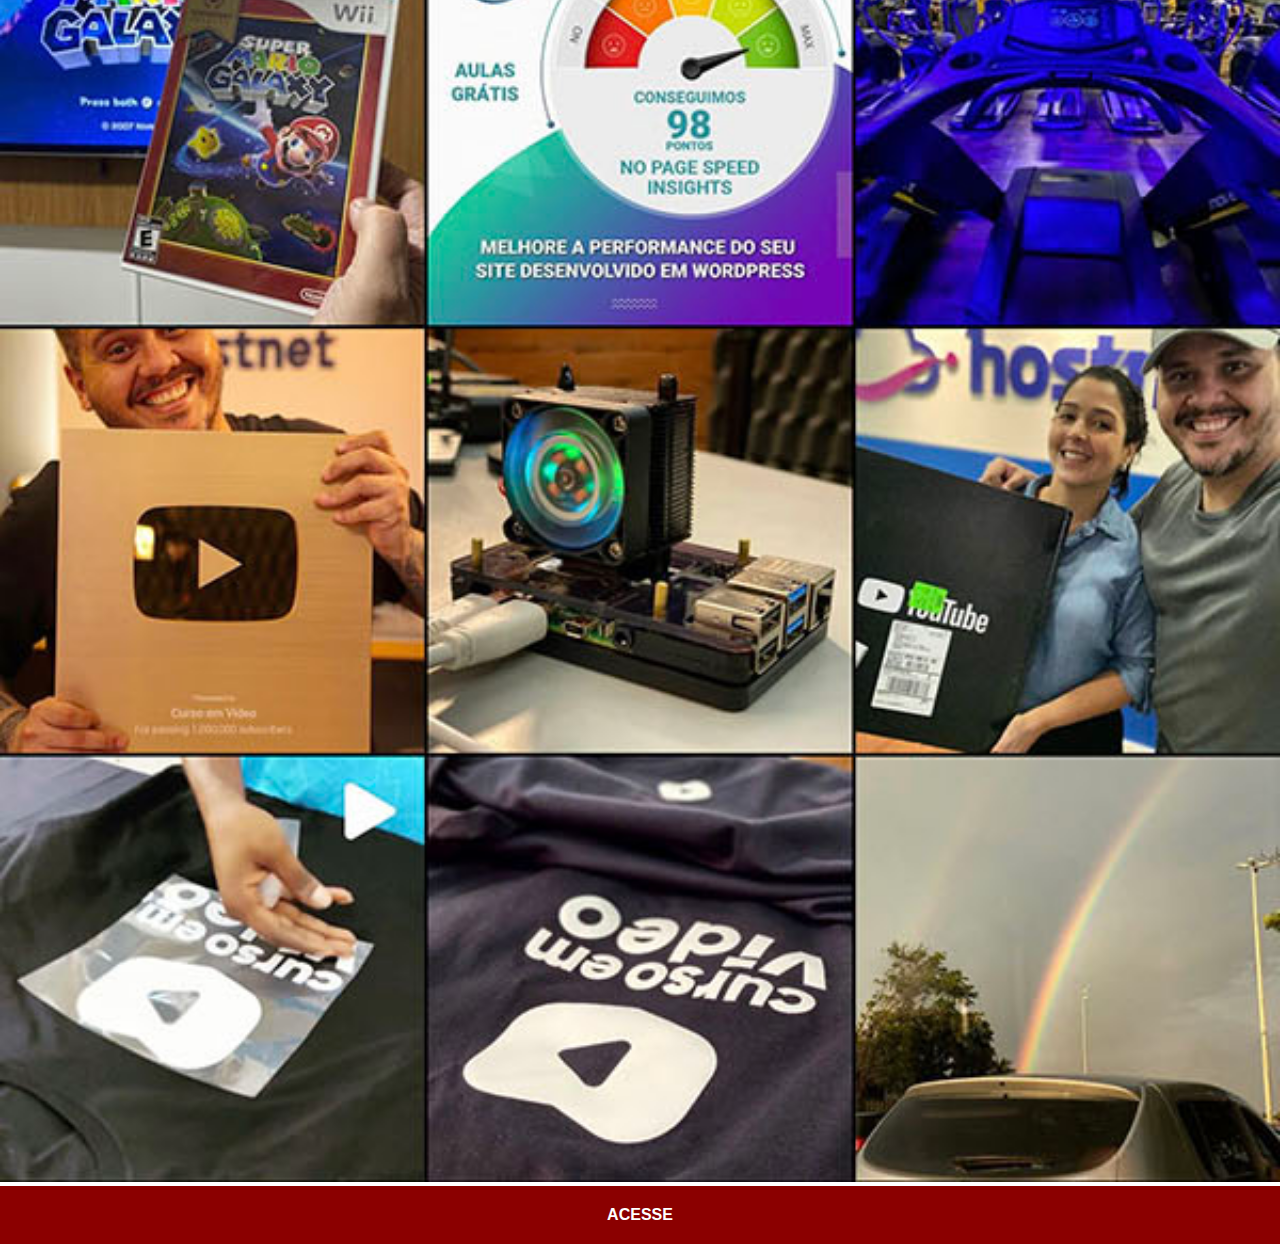
<file: instagram.html>
<!DOCTYPE html>
<html lang="pt-br">
<head>
    <meta charset="UTF-8">
    <meta name="viewport" content="width=device-width, initial-scale=1.0">
    <title>Instagram</title>
    <link rel="stylesheet" href="estilos/social.css">
</head>
<body>
    <img src="imagens/tela-instagram.jpg" alt="Instagram">
    <a href="#" target="_blank">ACESSE</a>
</body>
</html>
</file>
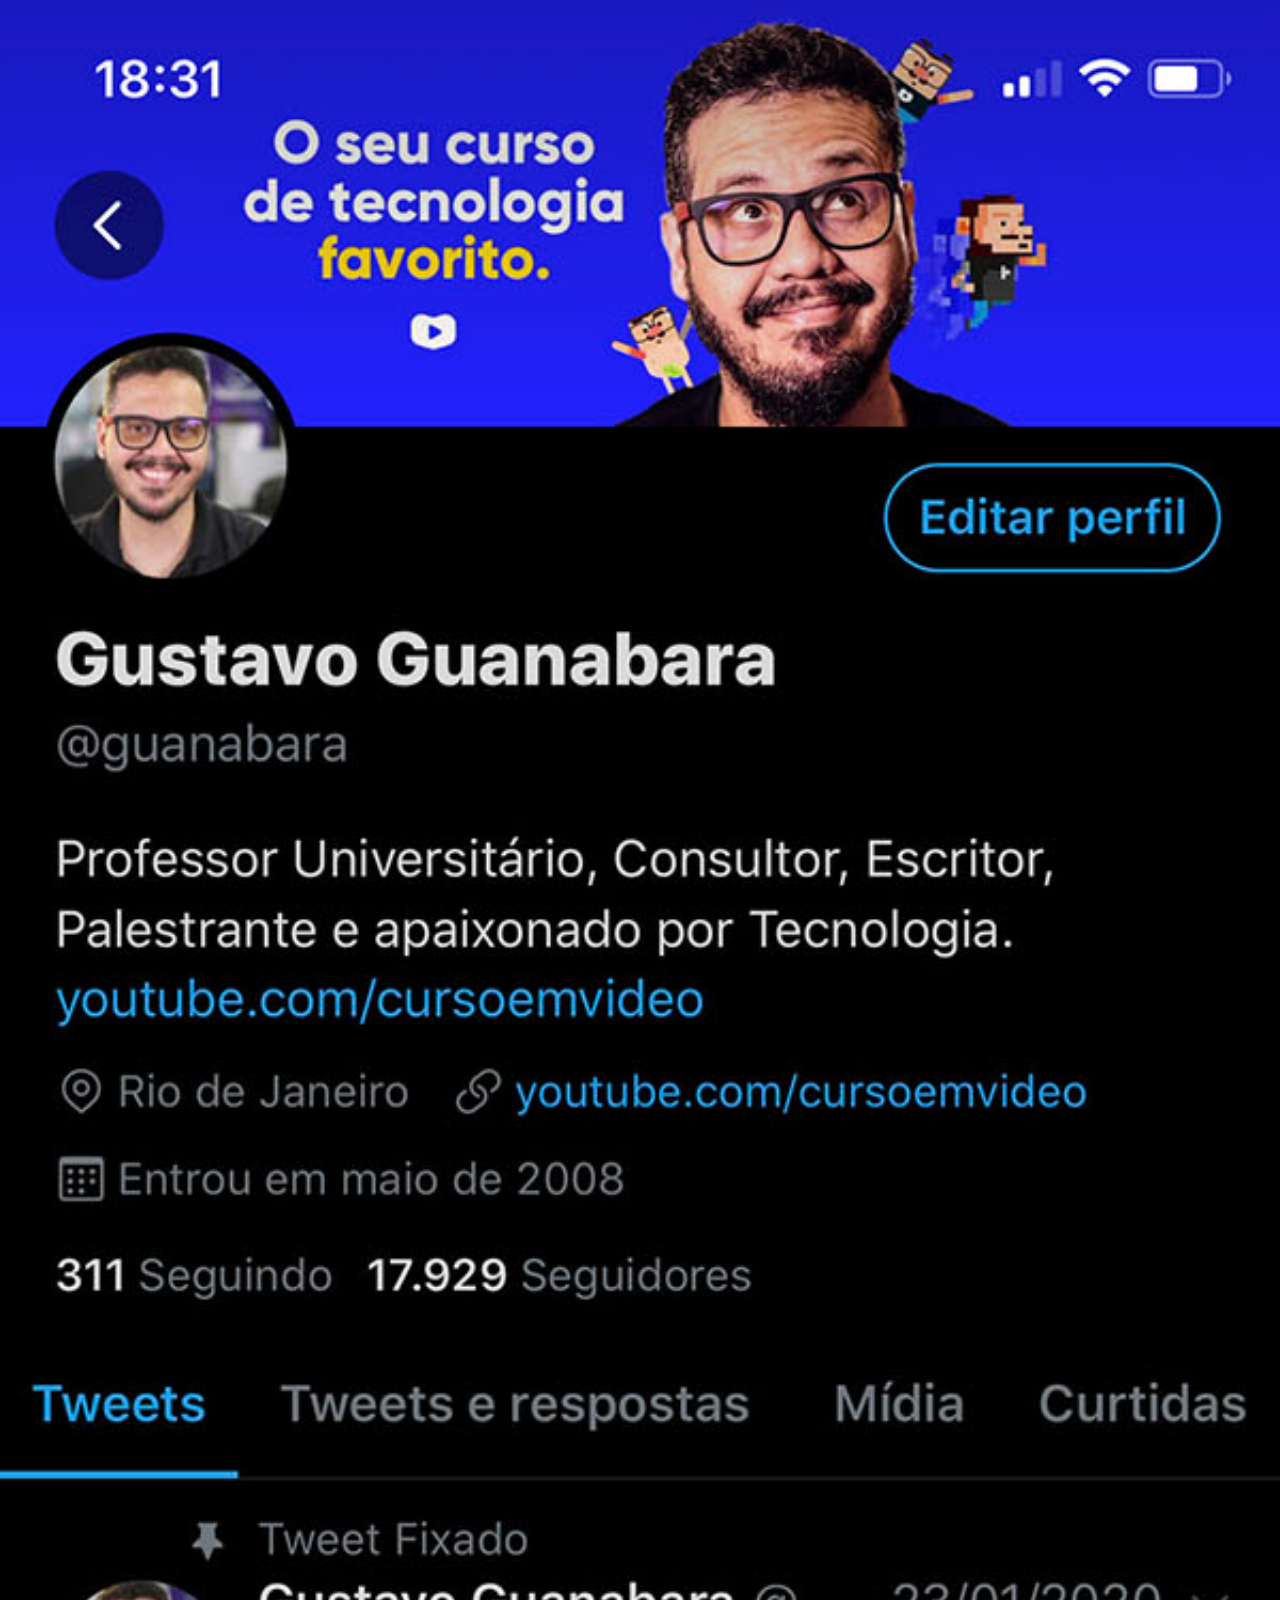
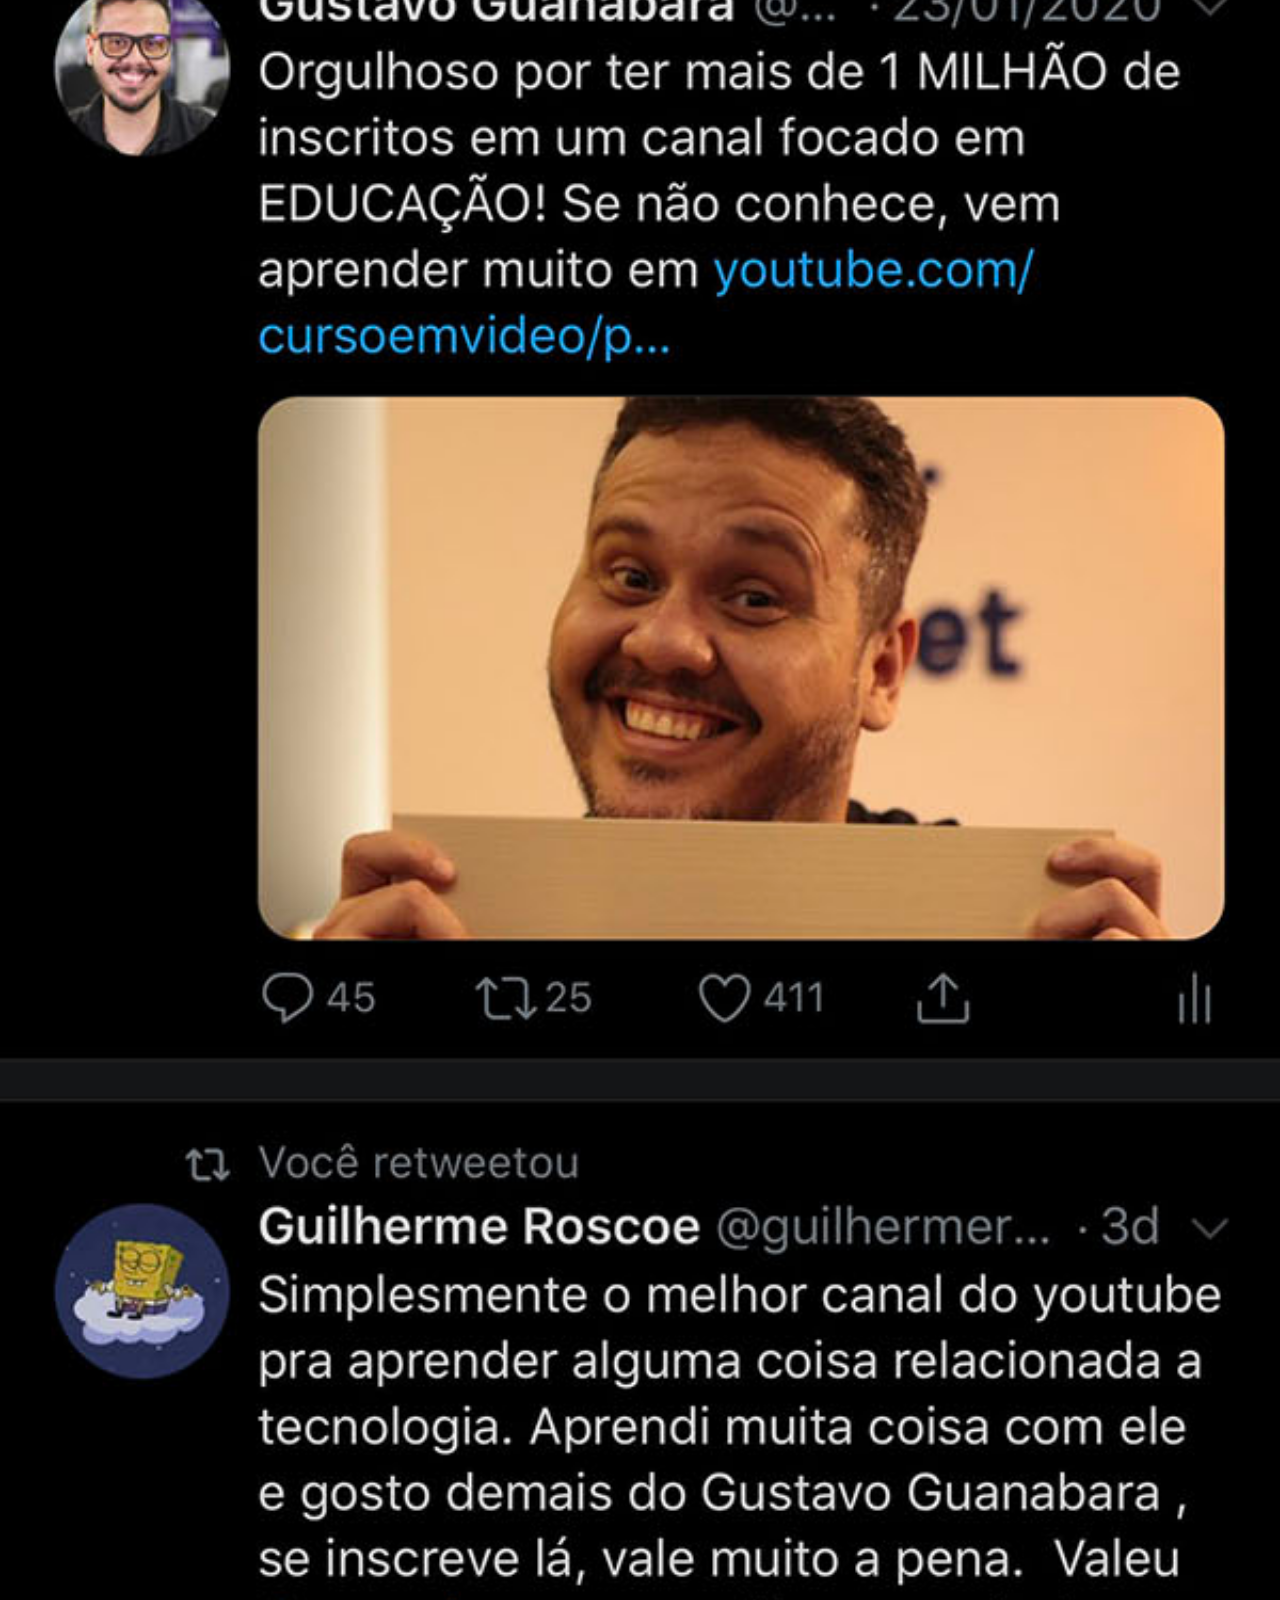
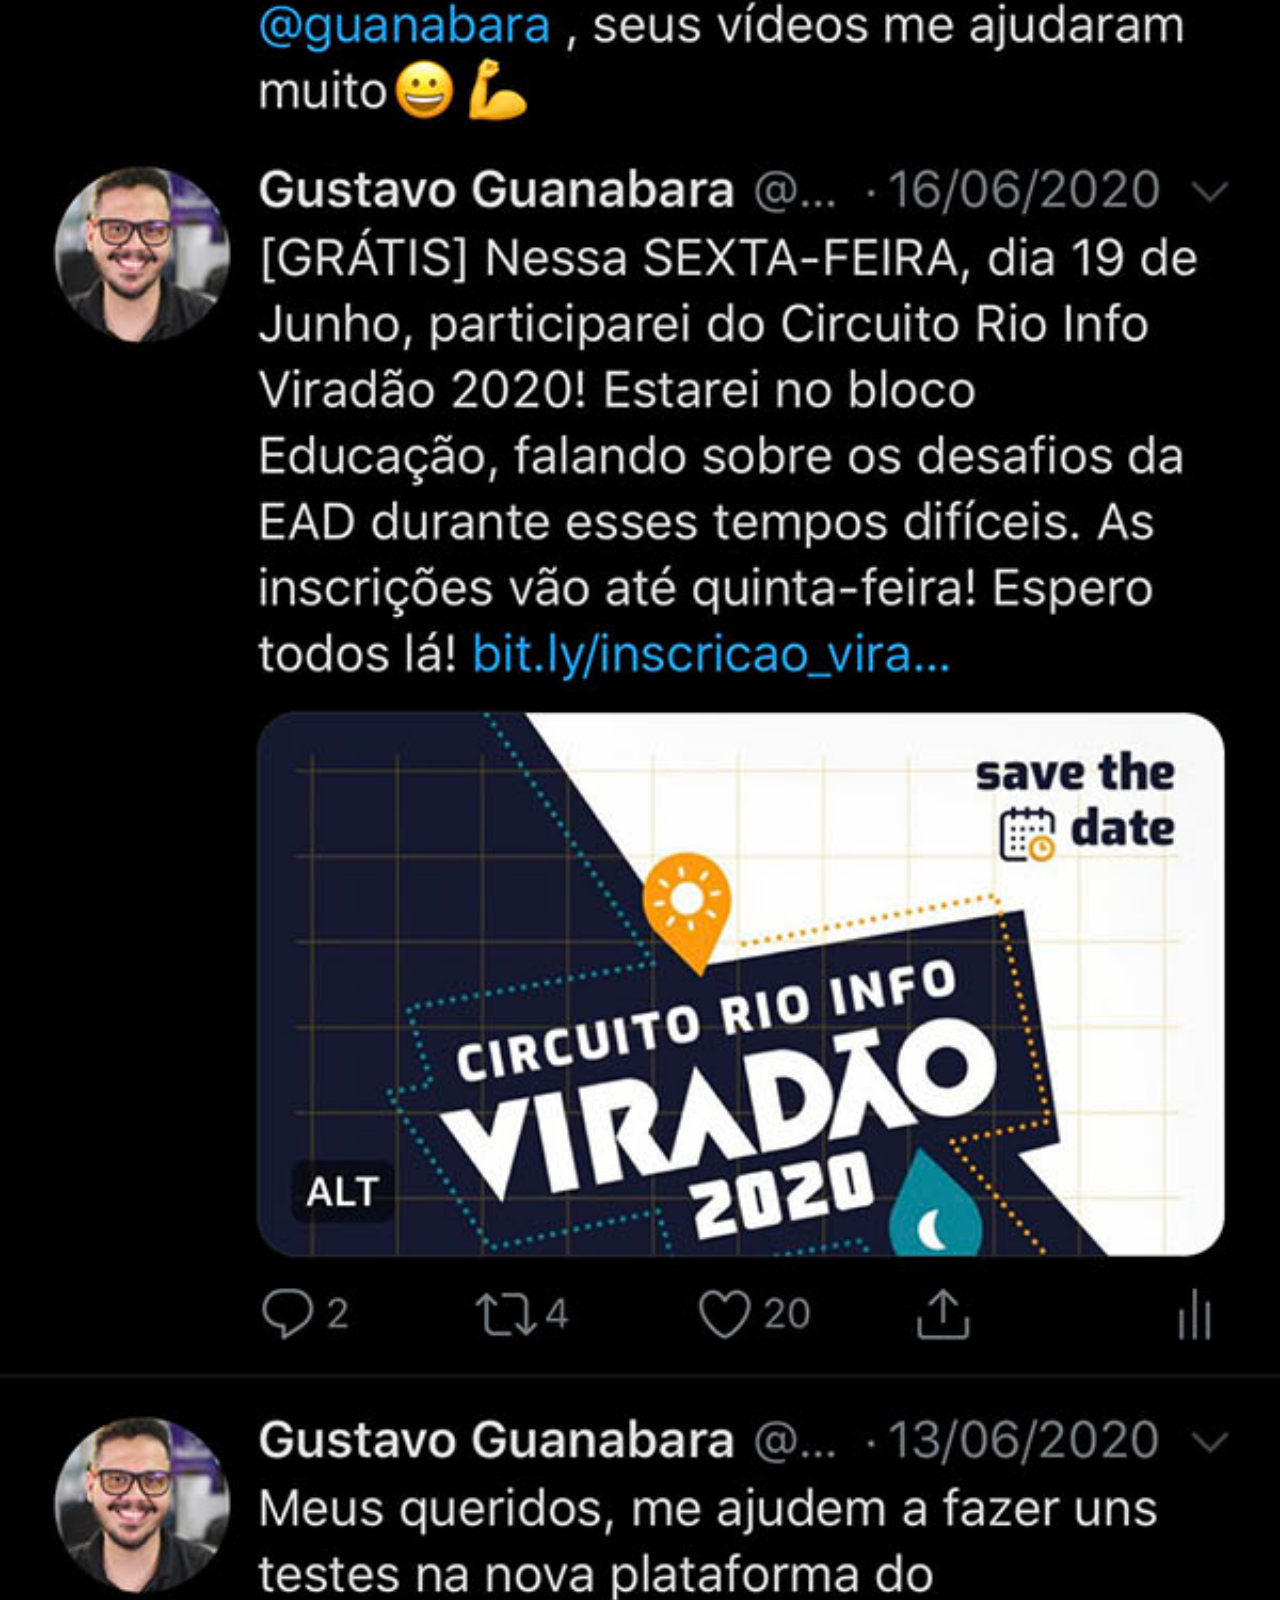
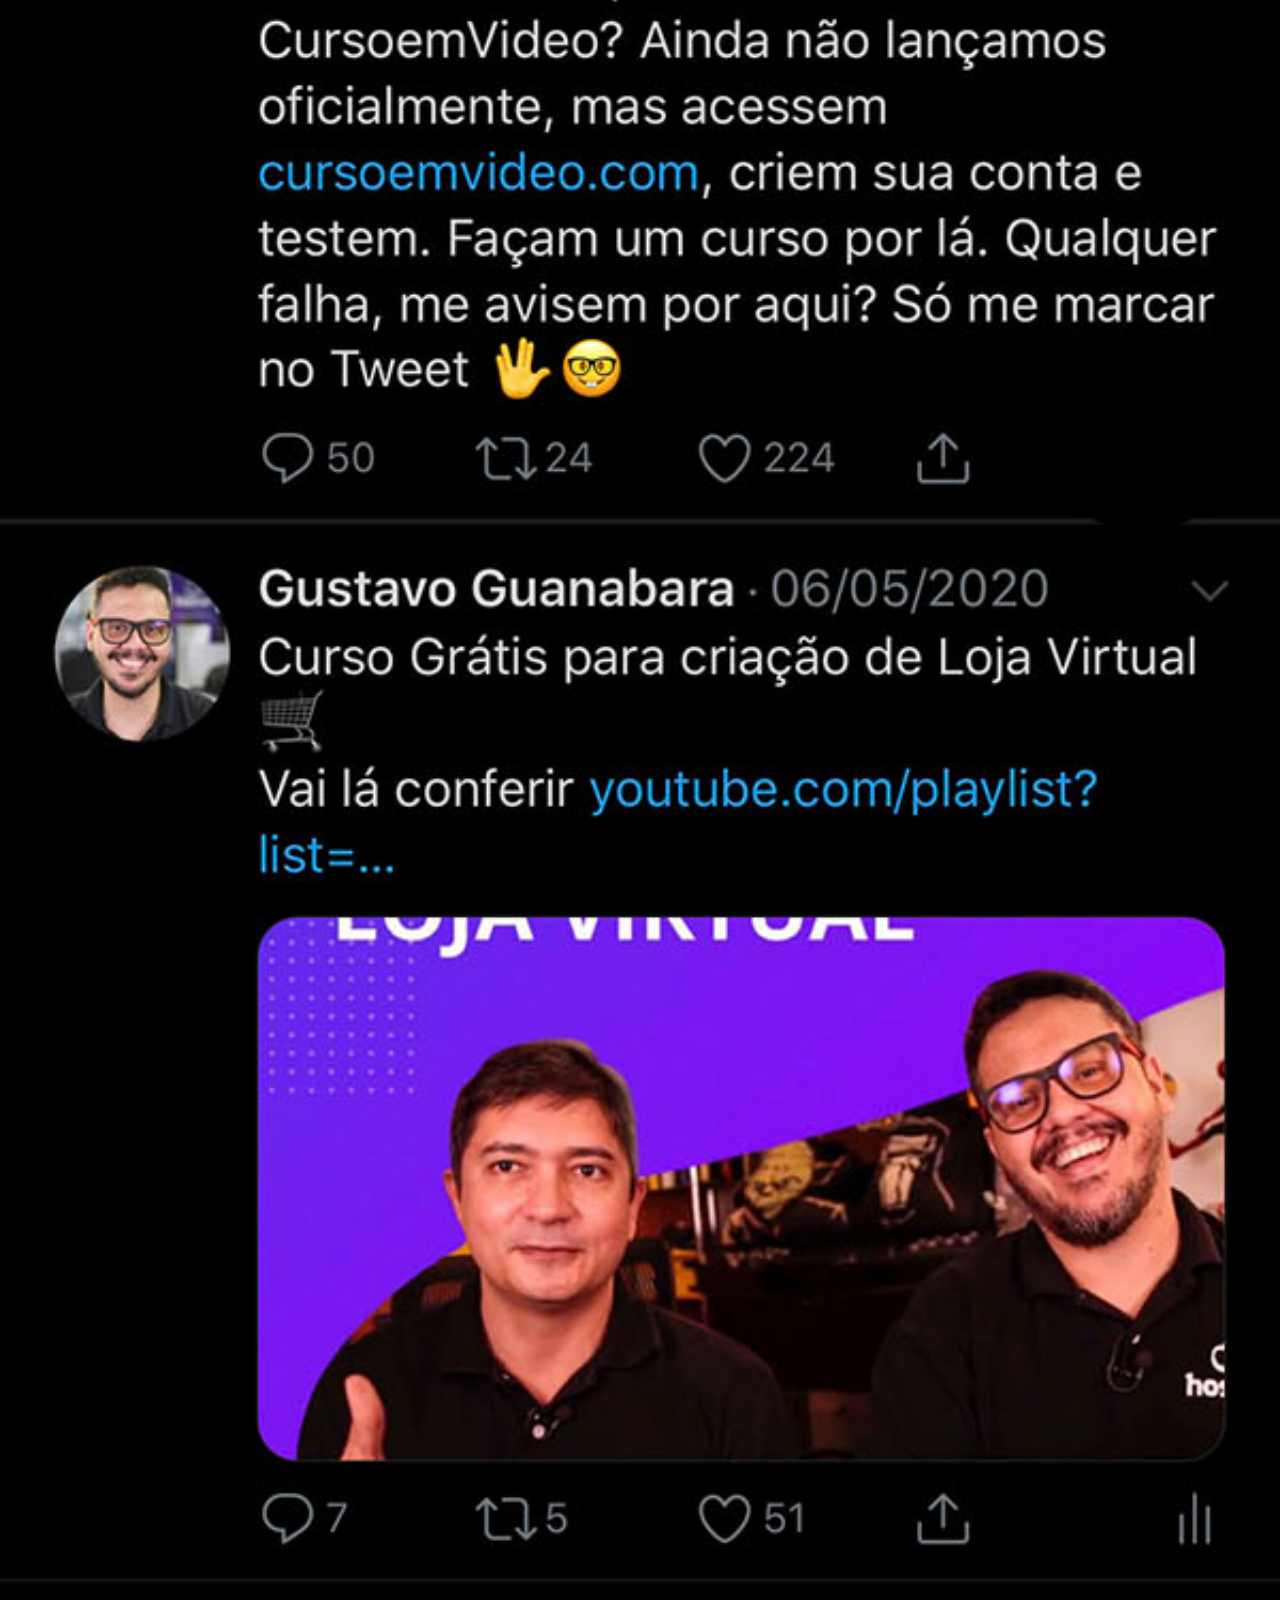
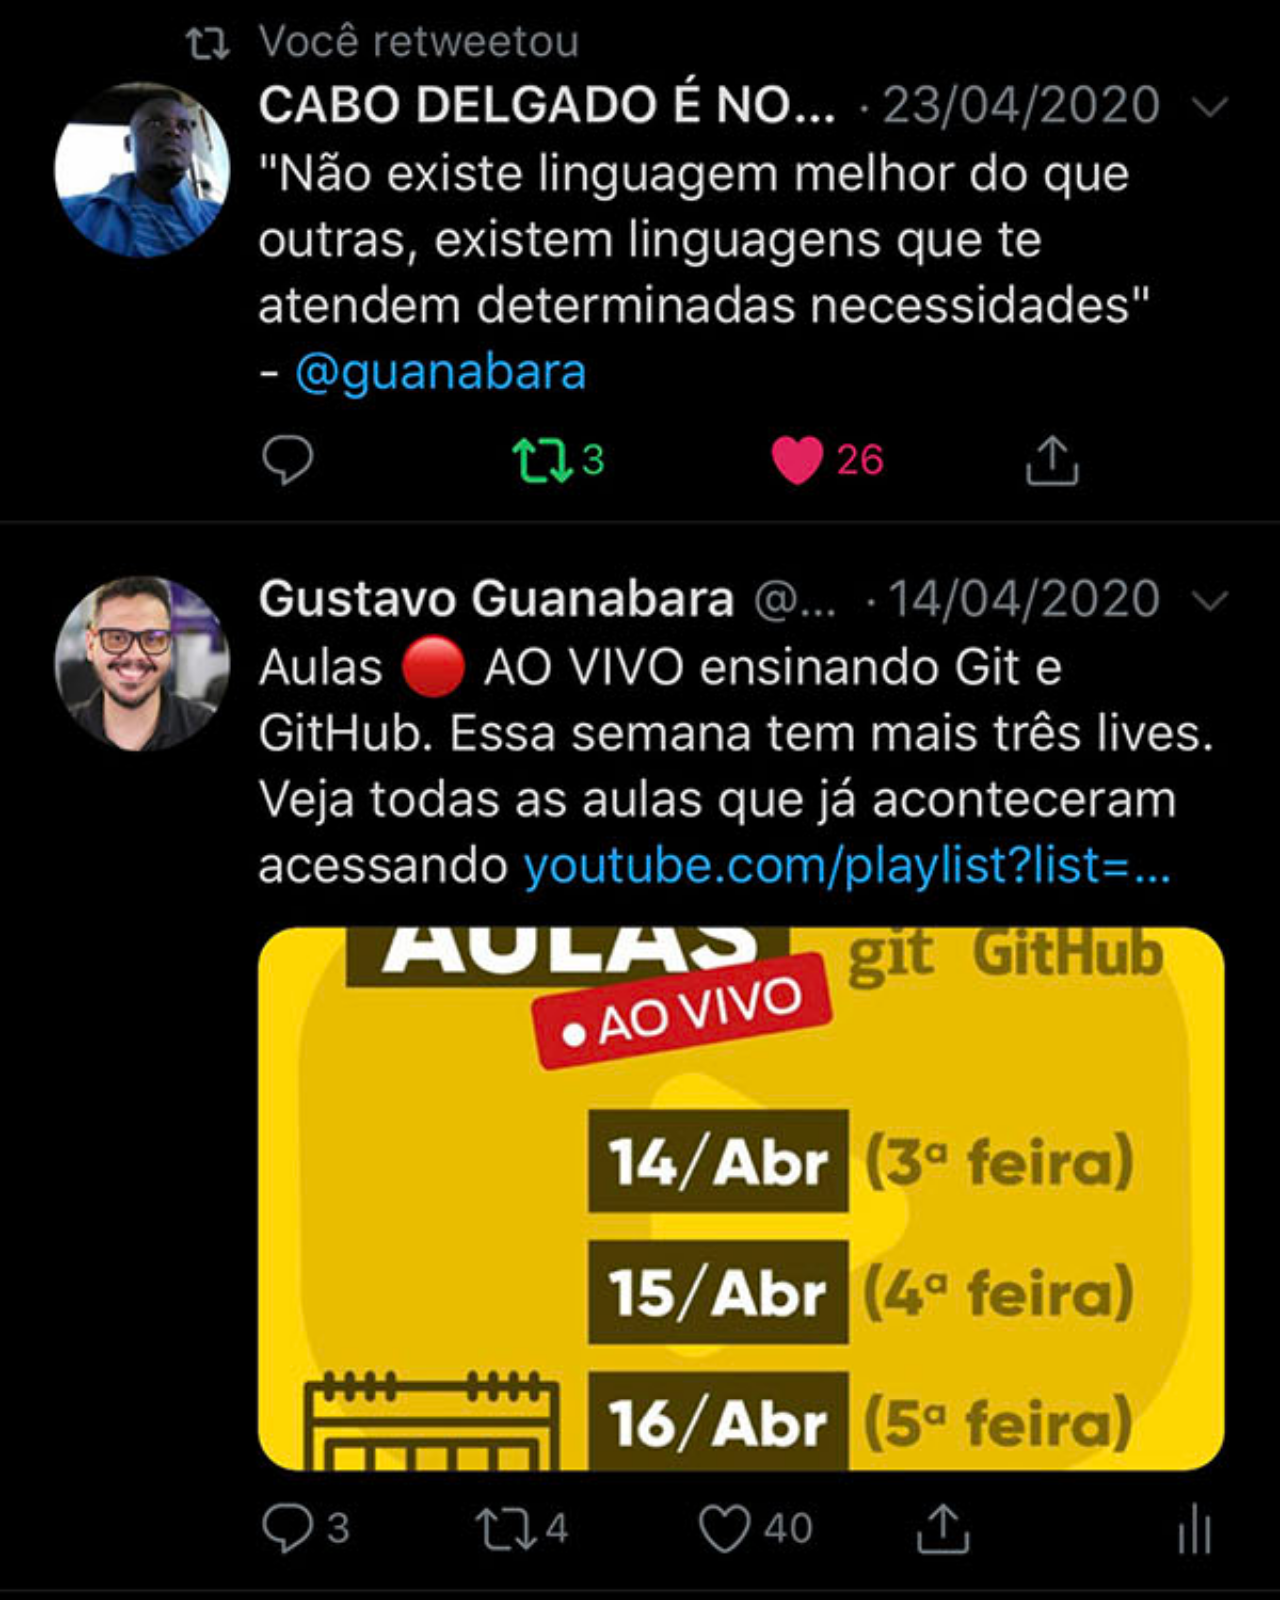
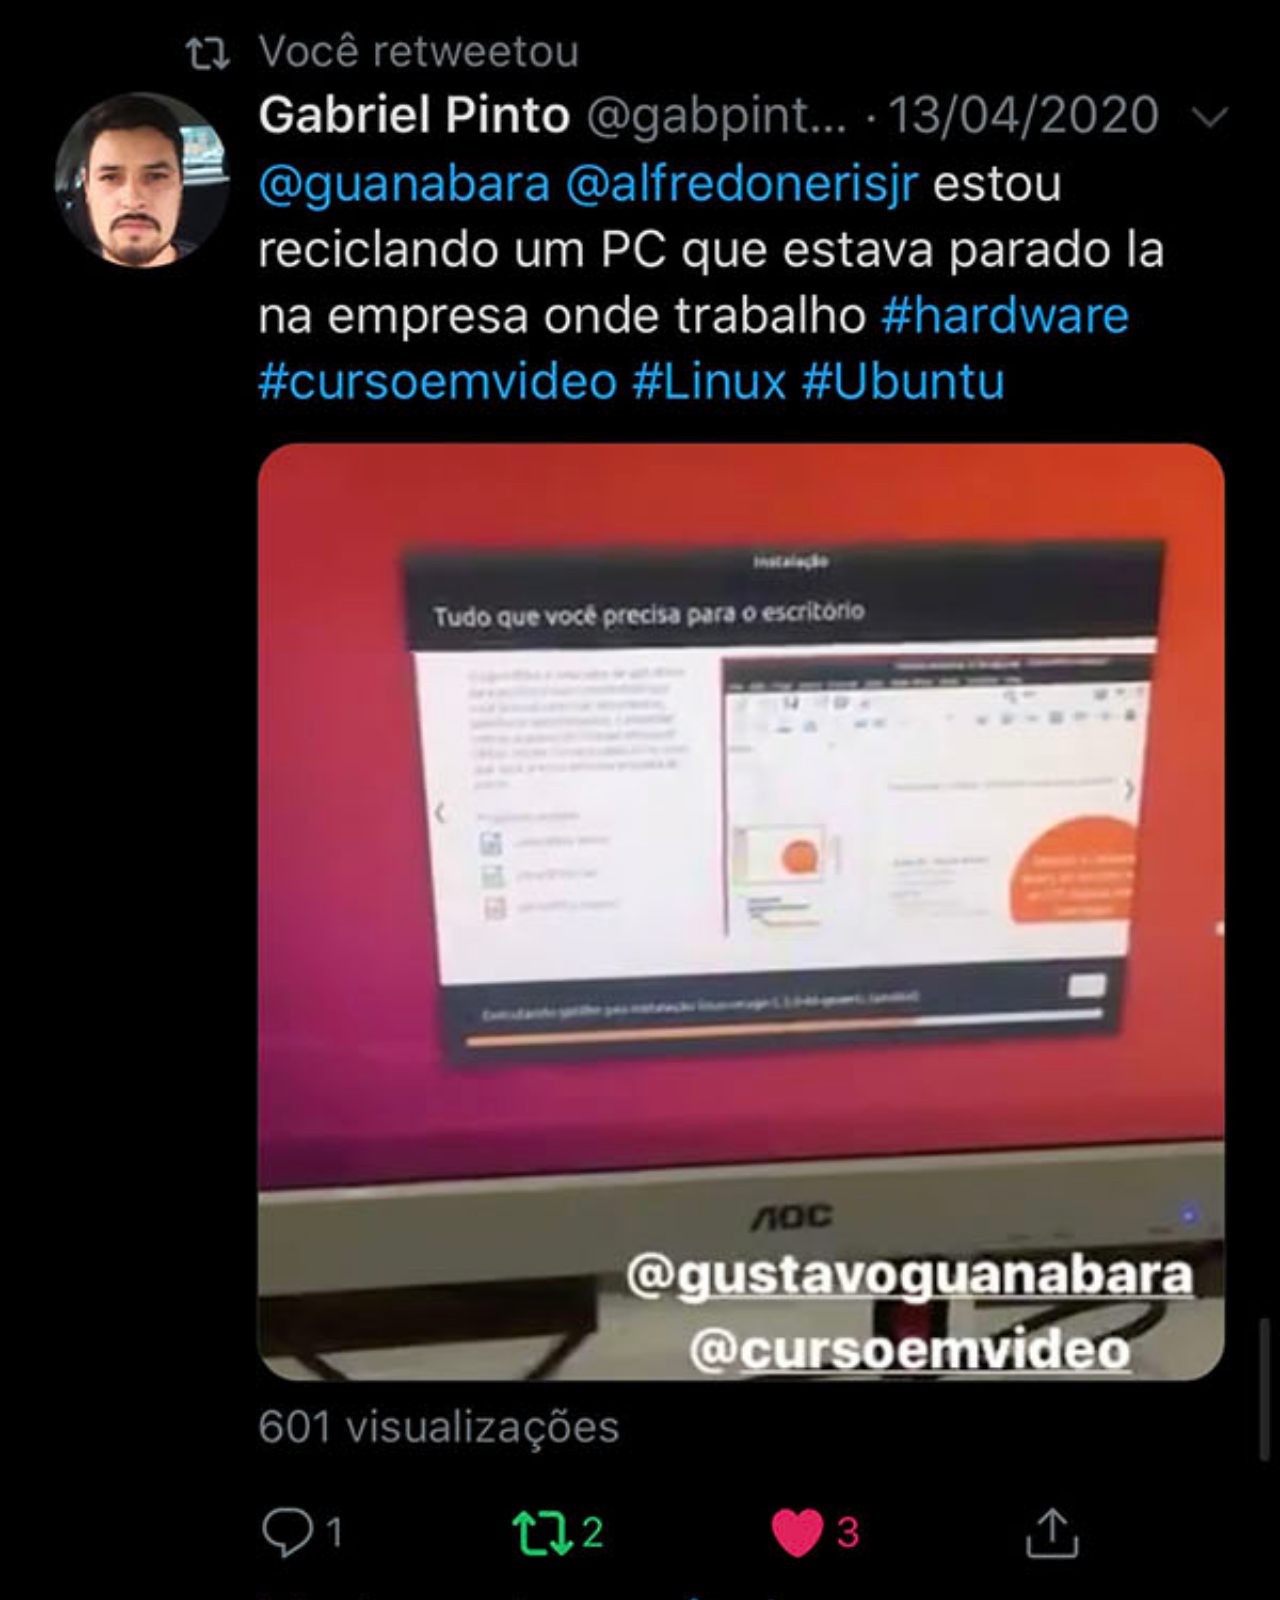
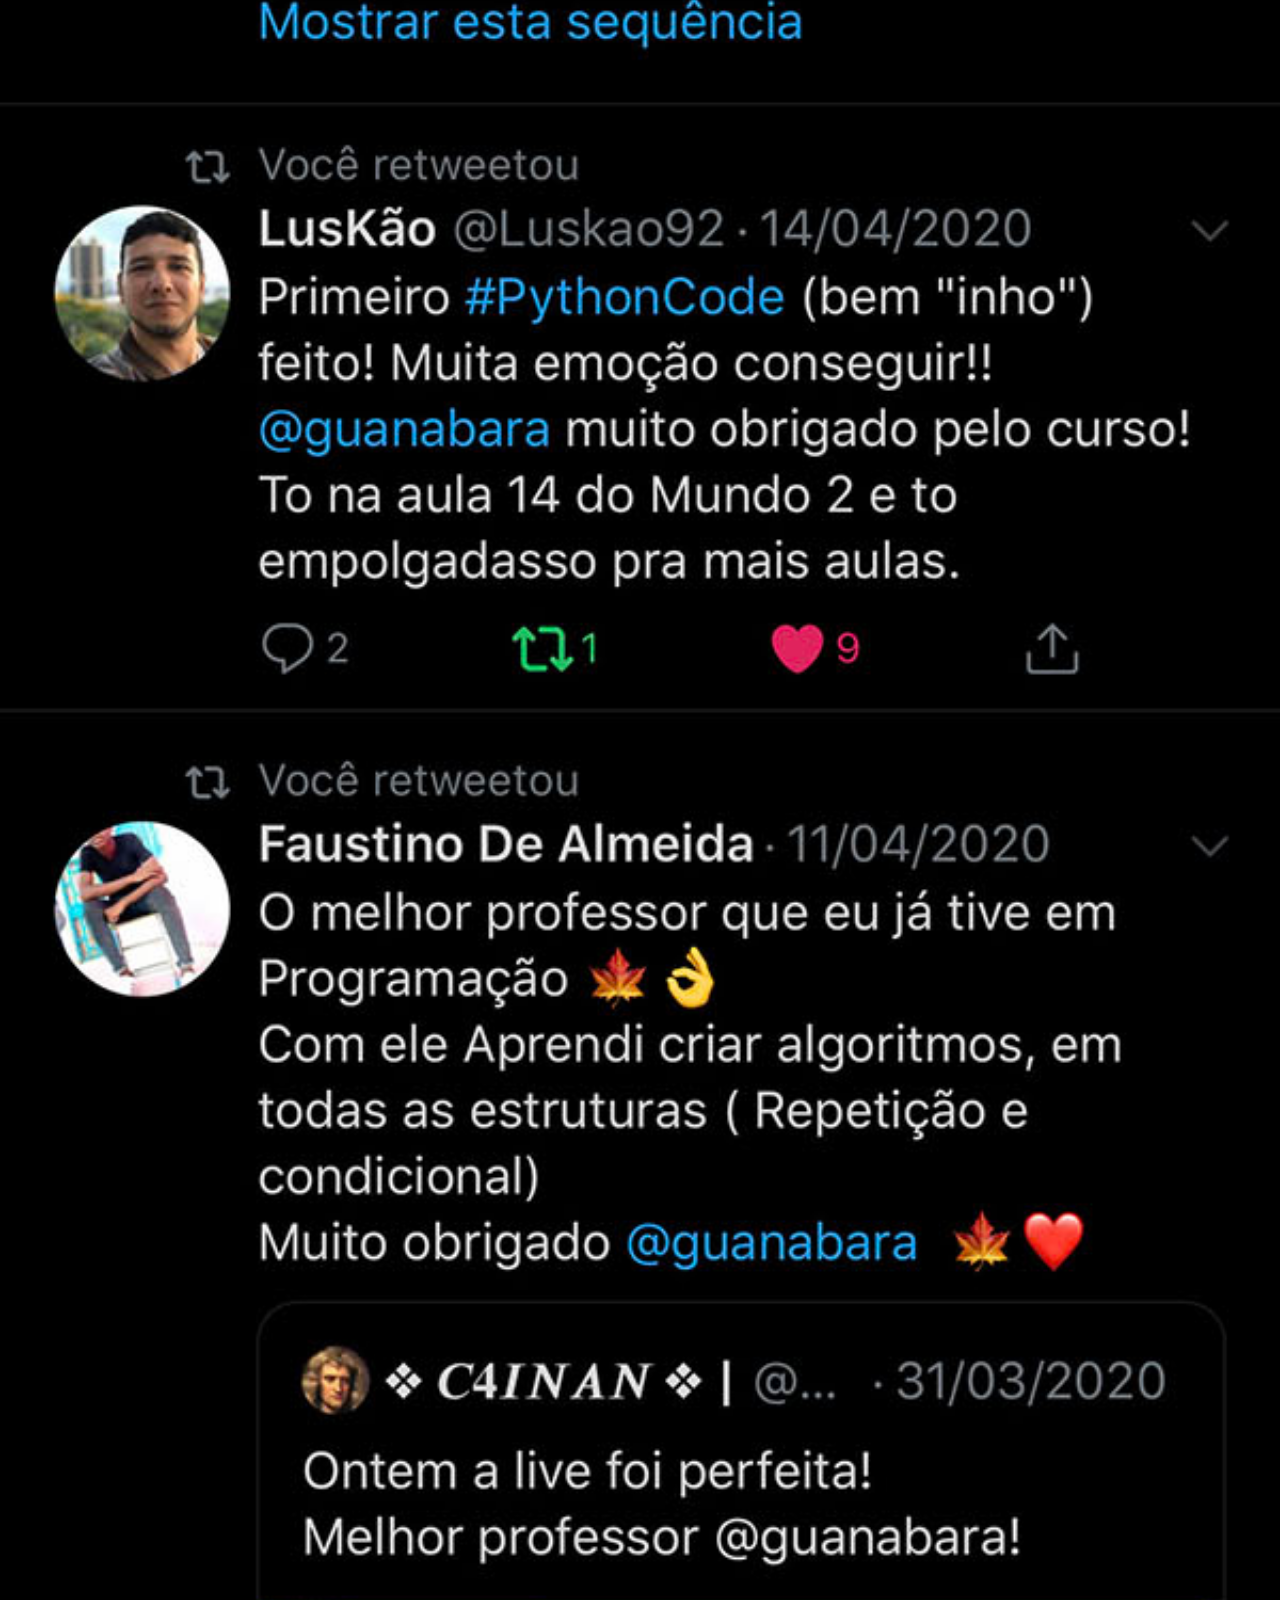
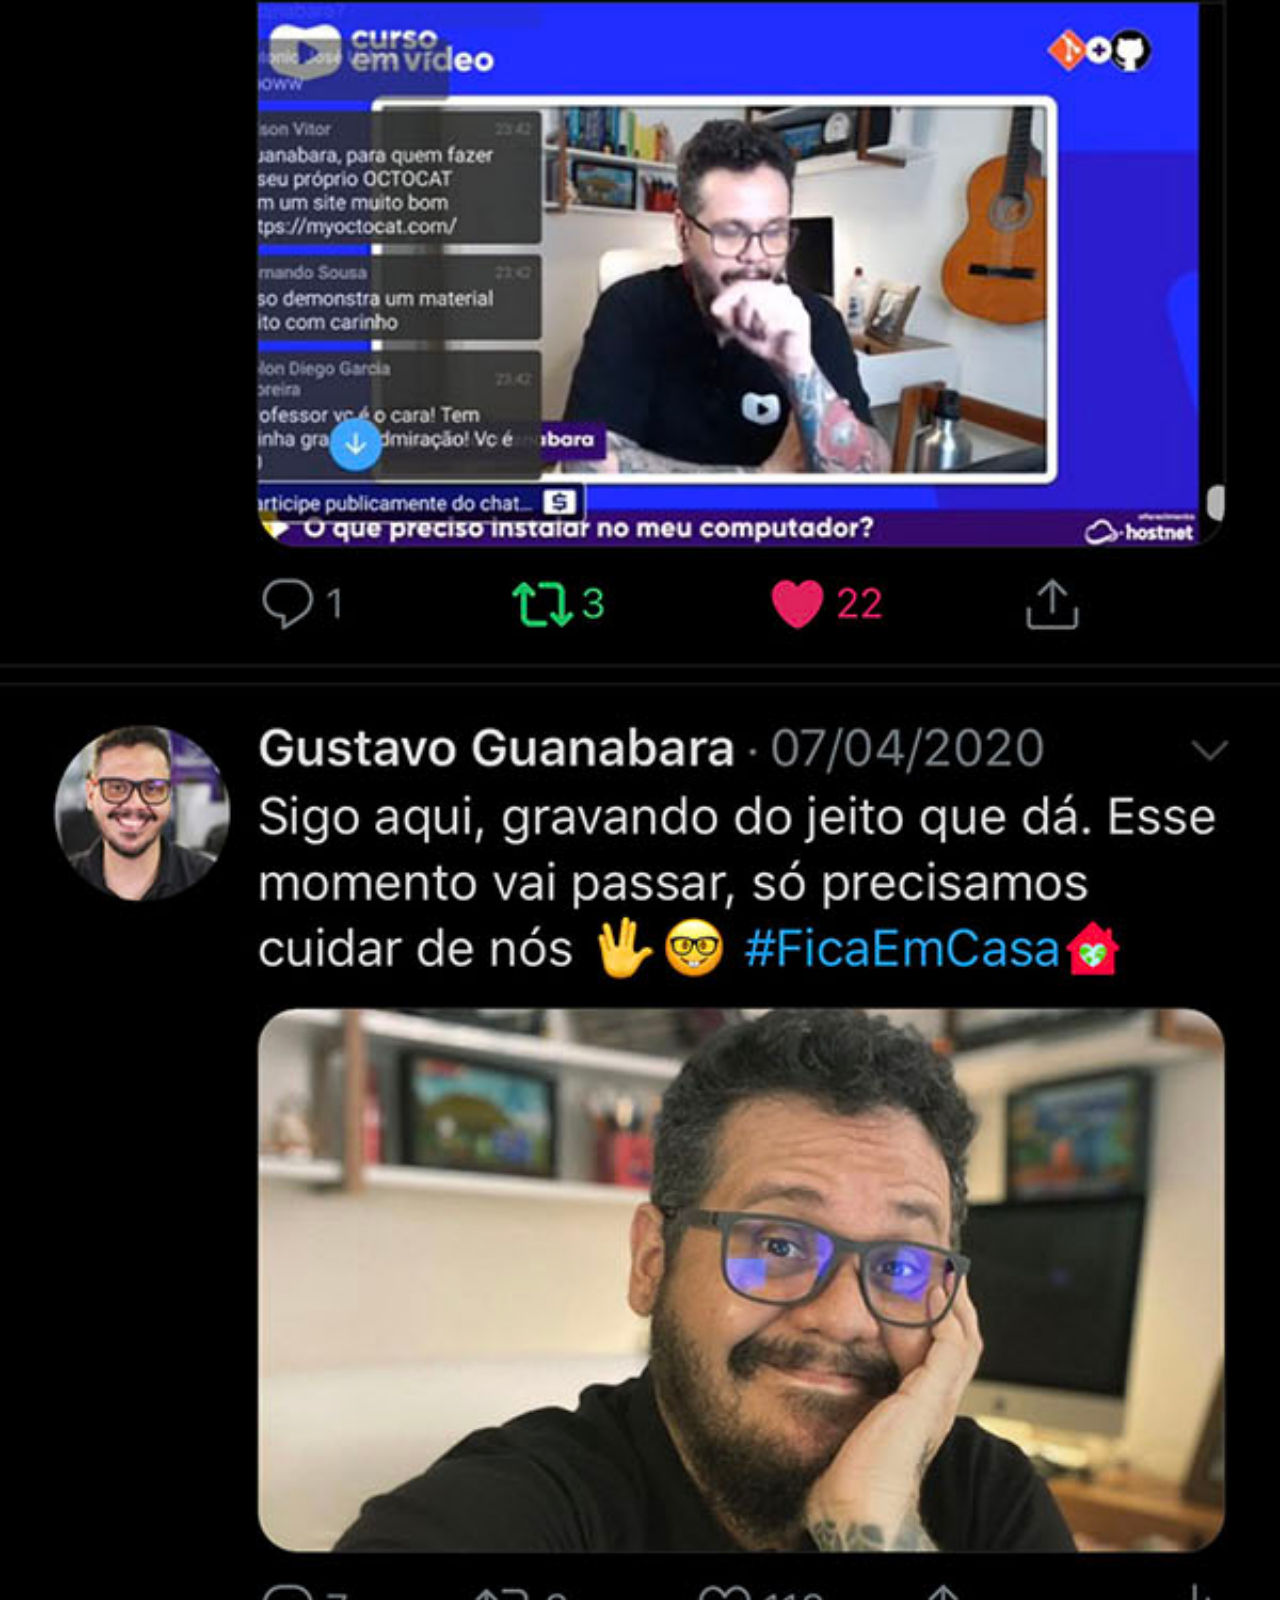
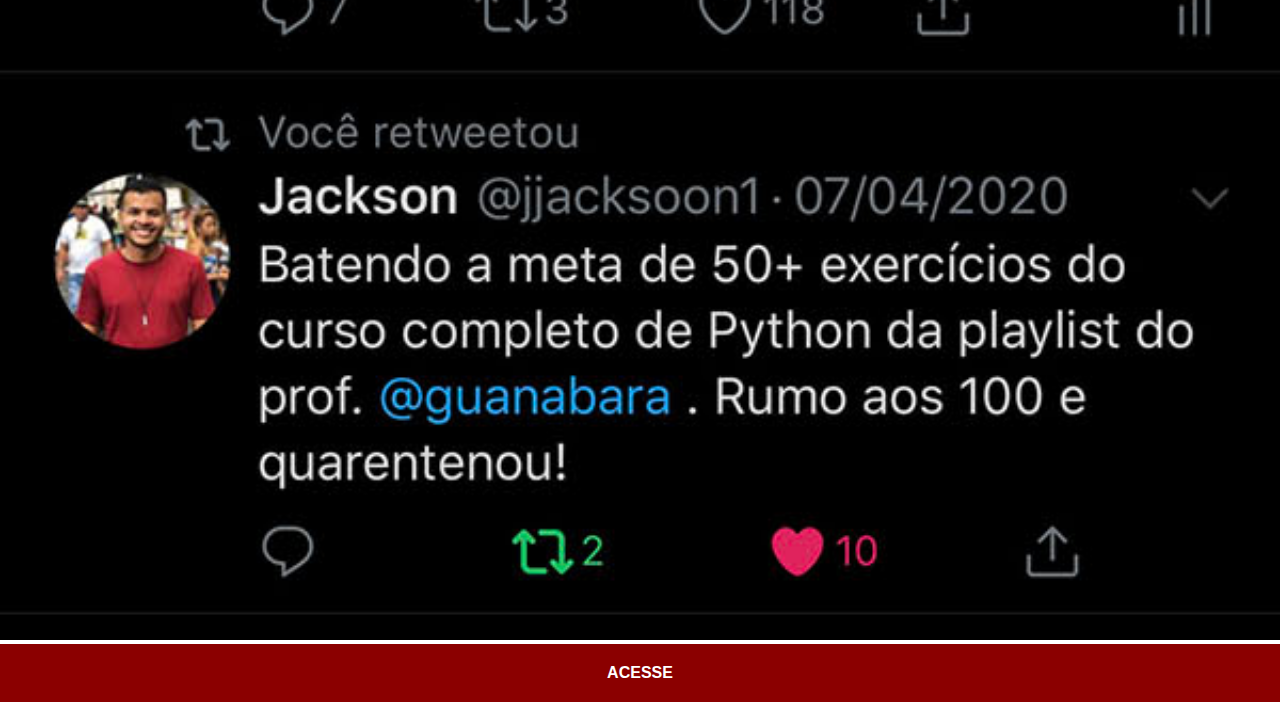
<file: twitter.html>
<!DOCTYPE html>
<html lang="pt-br">
<head>
    <meta charset="UTF-8">
    <meta name="viewport" content="width=device-width, initial-scale=1.0">
    <title>Twitter</title>
    <link rel="stylesheet" href="estilos/social.css">
</head>
<body>
    <img src="imagens/tela-twitter.jpg" alt="Twitter">
    <a href="#" target="_blank">ACESSE</a>
</body>
</html>
</file>
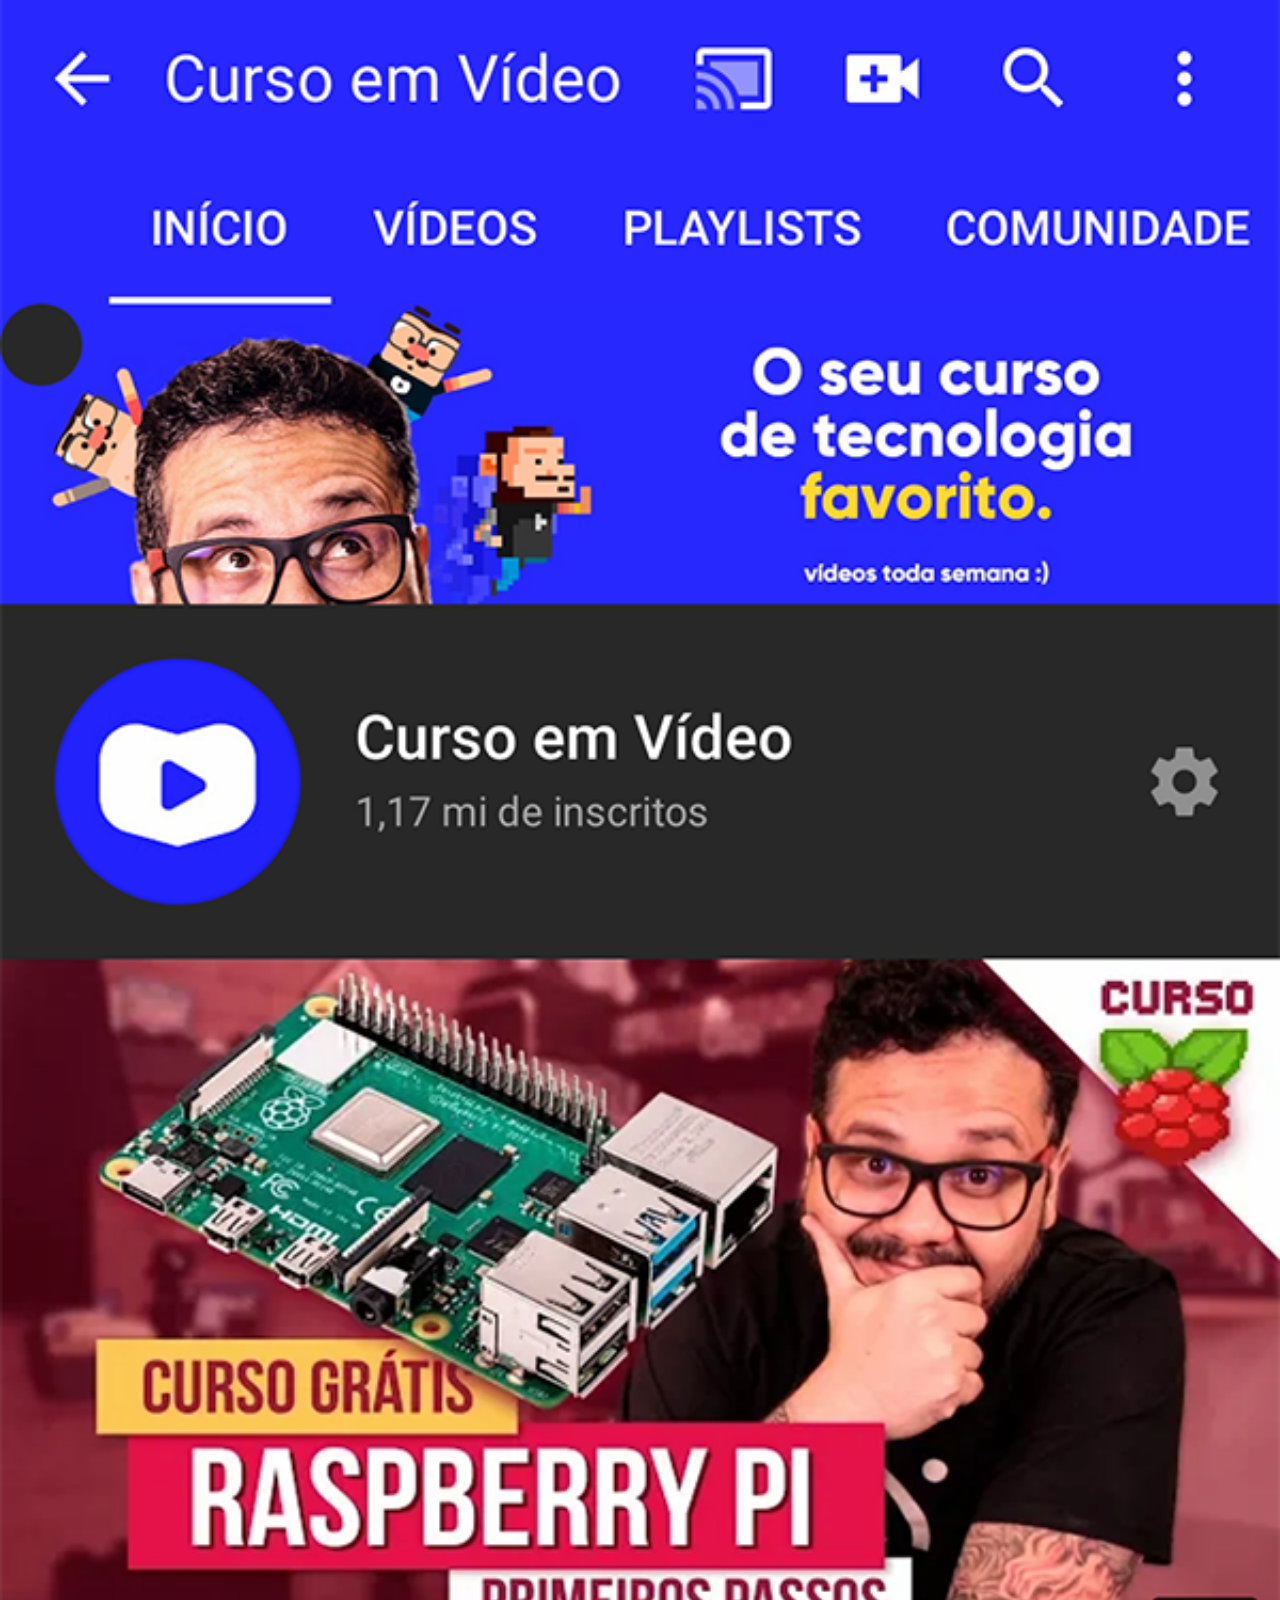
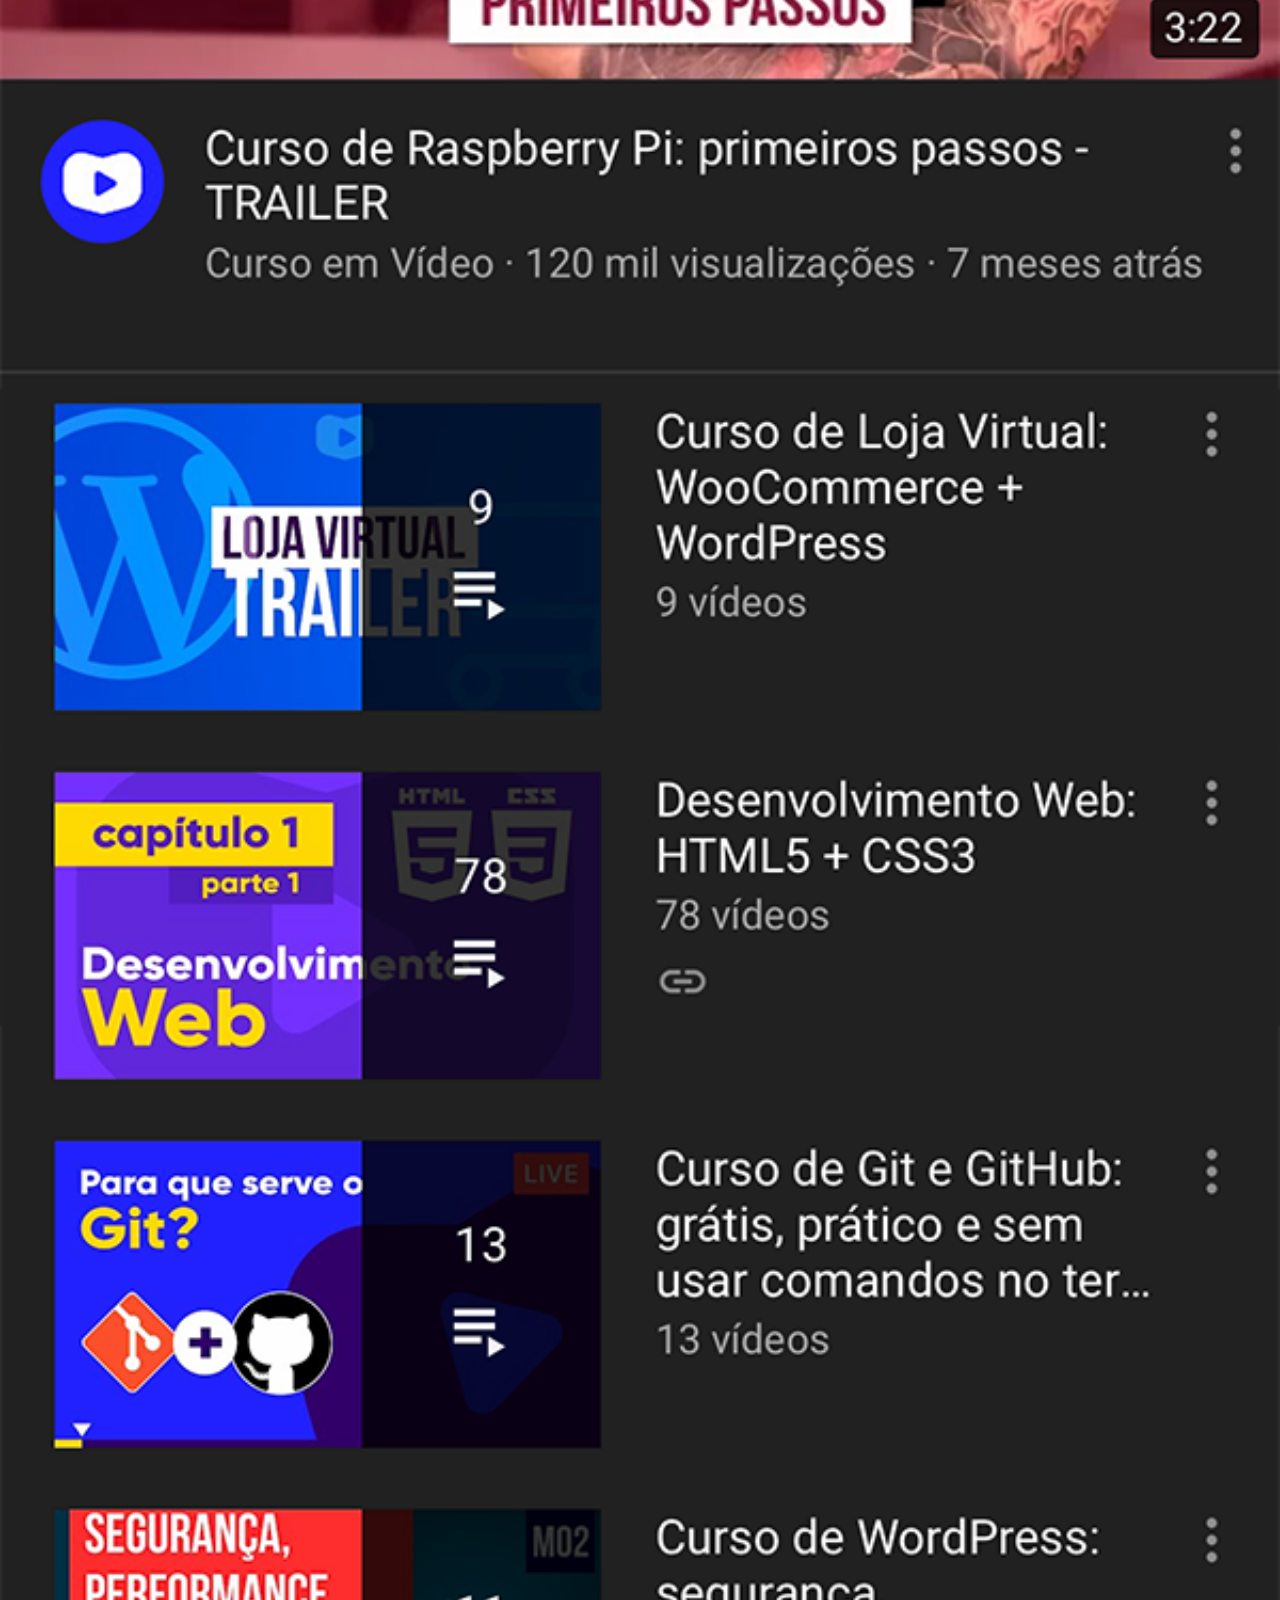
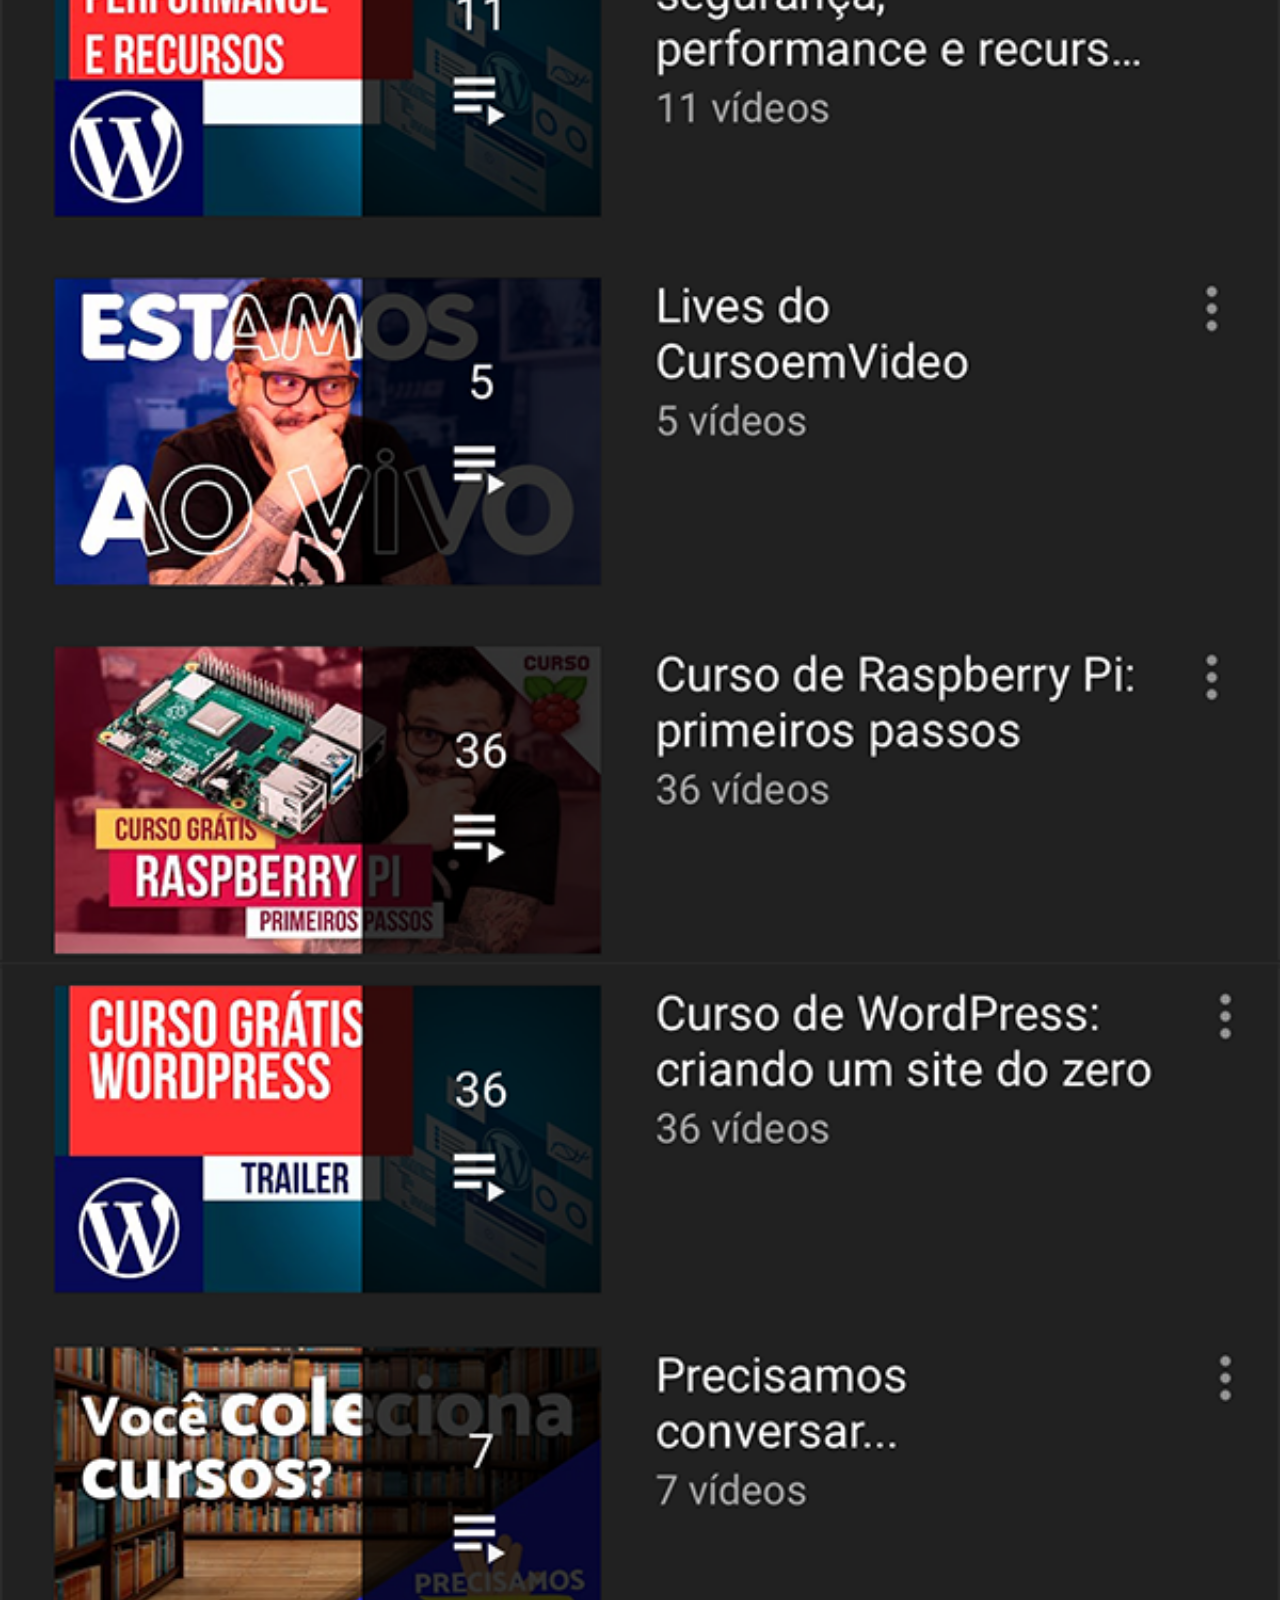
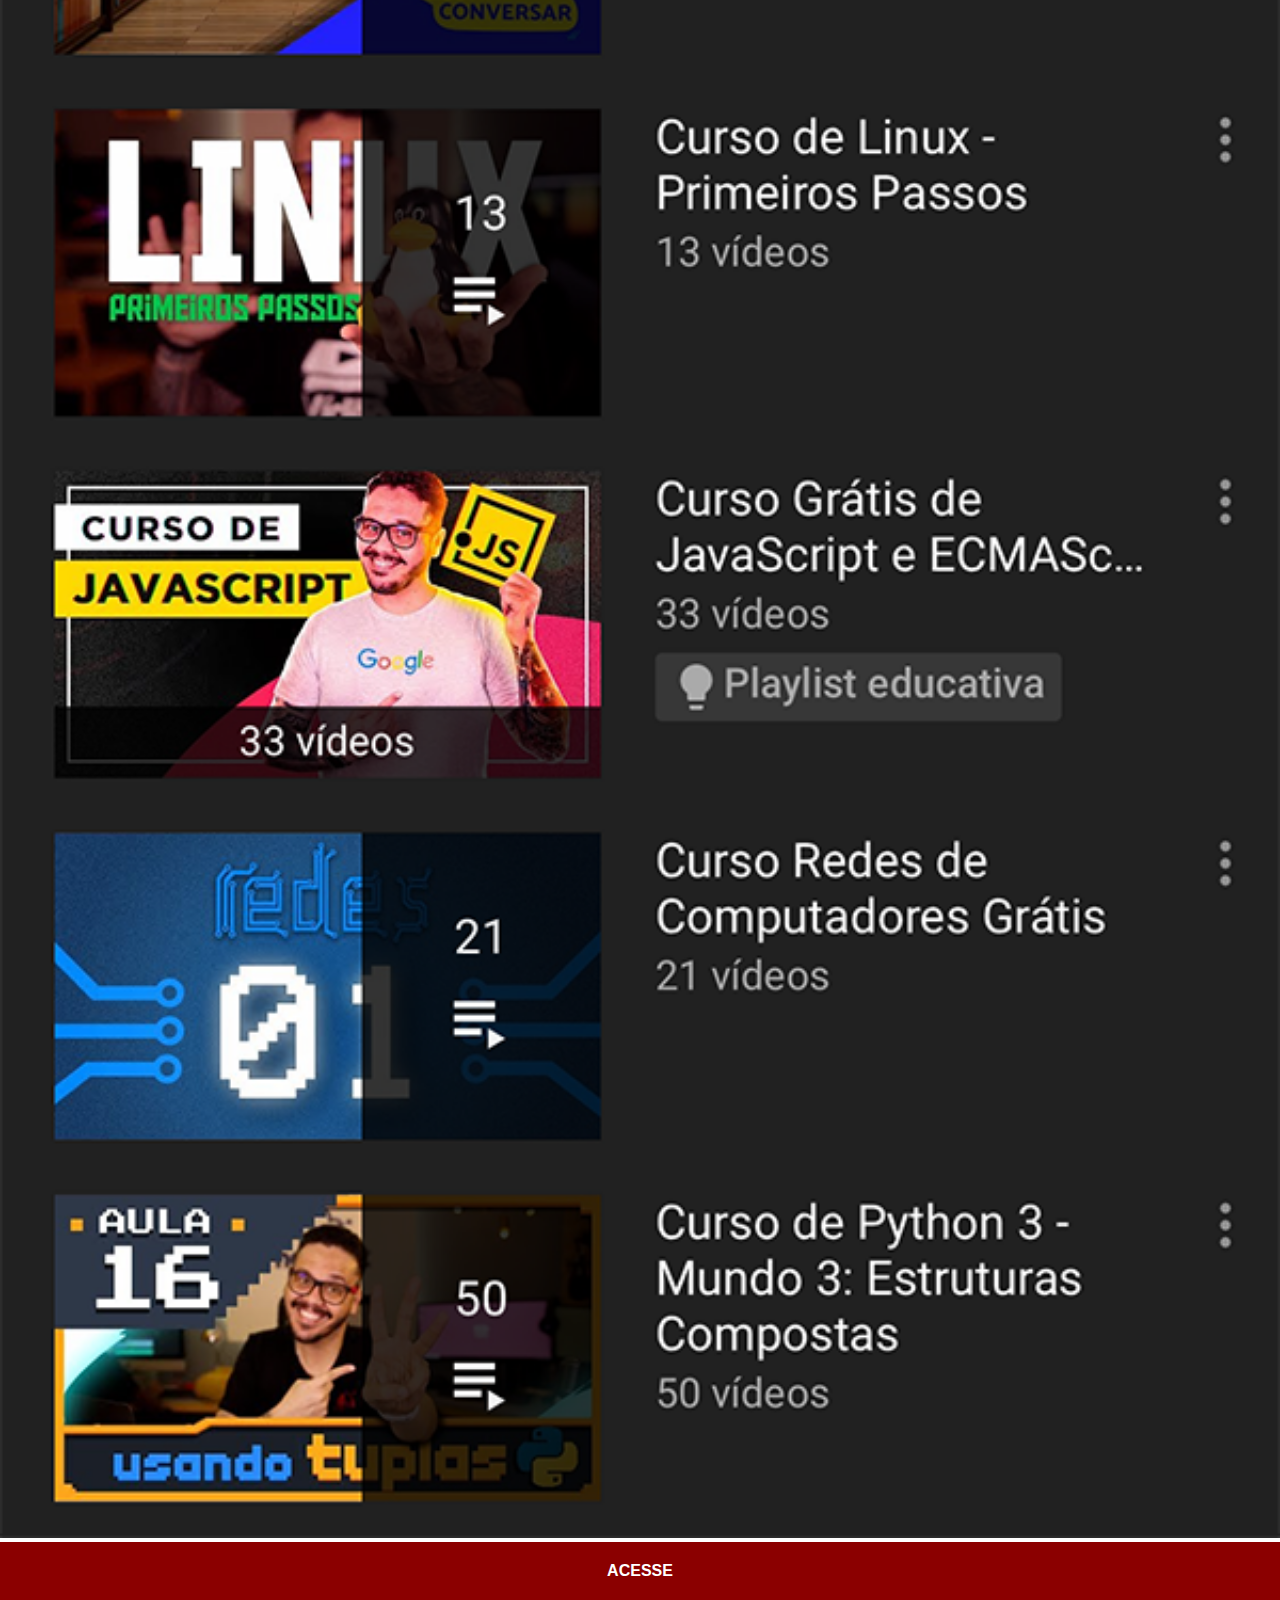
<file: youtube.html>
<!DOCTYPE html>
<html lang="pt-br">
<head>
    <meta charset="UTF-8">
    <meta name="viewport" content="width=device-width, initial-scale=1.0">
    <title>Youtube</title>
    <link rel="stylesheet" href="estilos/social.css">
</head>
<body>
    <img src="imagens/tela-youtube.png" alt="Youtube">
    <a href="#" target="_blank">ACESSE</a>
</body>
</html>
</file>
<file: estilos/style.css>
@charset "UTF-8";

*{
    margin:0;
    padding:0;
    font-family: Arial, Helvetica, sans-serif;
}

html,body{
    height: 100vh;
    width: 100vw;
}

body{
    background: url('../imagens/fundo-madeira.jpg') no-repeat top center;
    background-size: cover;
    background-attachment: fixed;
}

main{
    position: relative;
    height: 100vh;
    position: relative;
}

section#telefone{
    position: absolute;
    top: 50%; left: 50%;
    transform: translate(-50%, -50%);
    height: 627px;
    width: 311px;
    background: url('../imagens/frame-iphone.png') no-repeat ;
}

iframe#tela{
    position: relative;
    top: 80px;
    left: 22px;
    width: 267px;
    height: 471px;
}

section#redes-sociais img{
    width: 50px; height: 50px; margin:10px; border-radius: 50%; box-shadow: 2 px 2px 5px rgba(0, 0, 0, 0.400);
    box-sizing: border-box;
}

section#redes-sociais{
    text-align: right;   
    
}

section#redes-sociais img:hover{
    border: 2px solid rgba(255, 255, 255, 0.600);
    transform: translate(-3px, -3px);
    box-shadow: 5px 5px 10px rgba(0, 0, 0, 0.600);
    transition: transform .3s;
}
</file>
<file: estilos/social.css>
@charset "UFT-8";

*{
    margin:0; padding:0; font-family: Arial, Helvetica, sans-serif;
}

::-webkit-scrollbar{
    width: 0; height: 0;
}

img{
    width: 100vw;
}

a{
    display: block; background-color: darkred; color: white; padding: 20px; text-align: center; font-weight: bolder; text-decoration: none;
}
</file>
